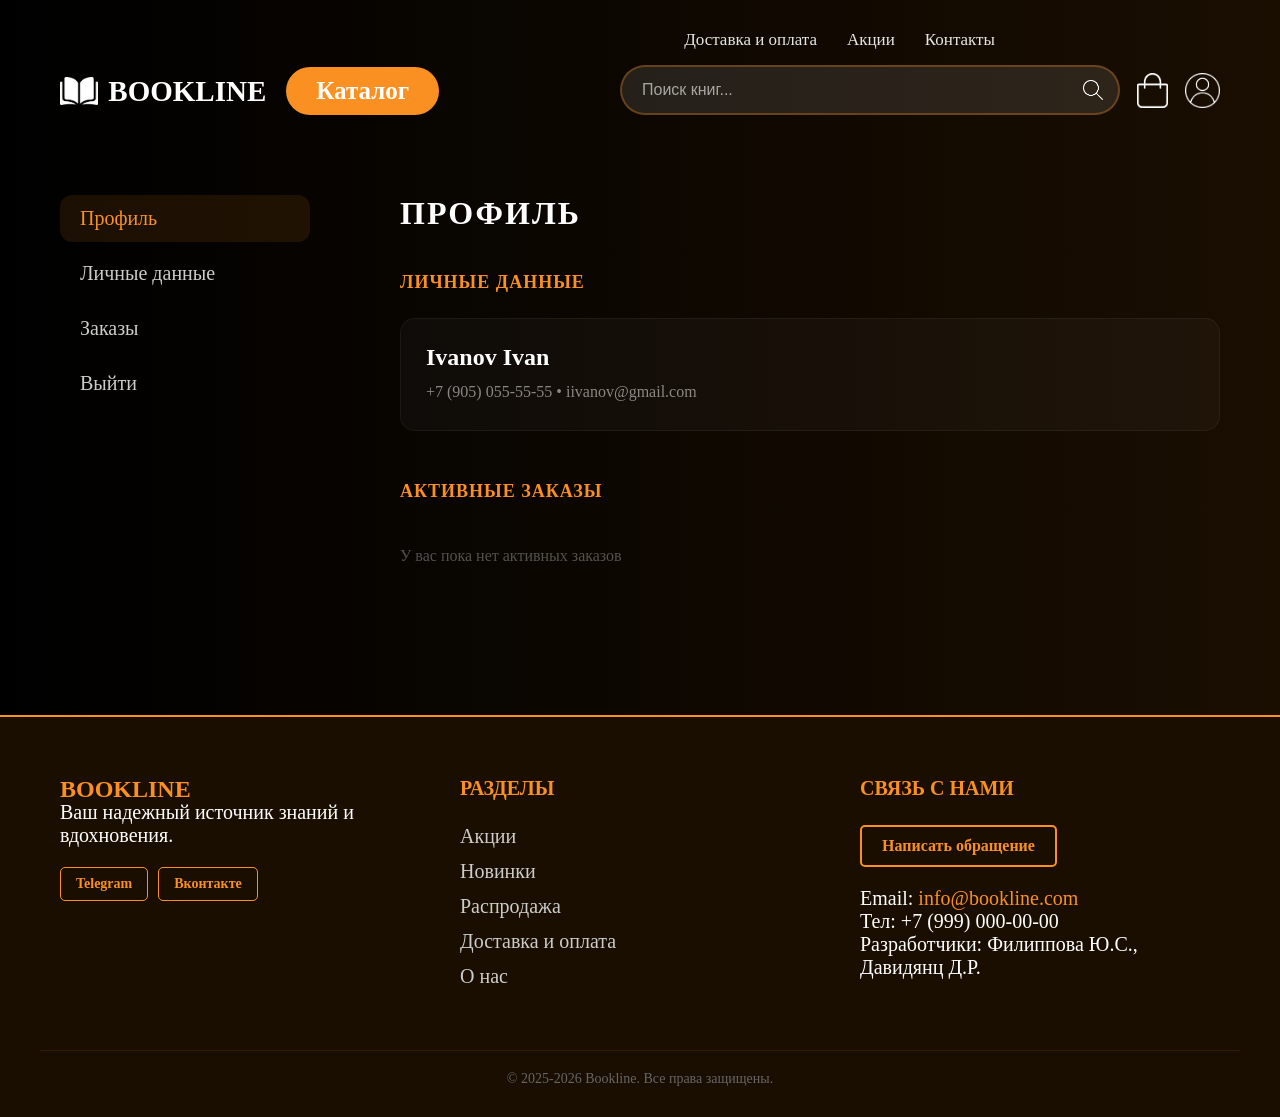
<file: account.html>
<!DOCTYPE html>
<html lang="en">
<head>
    <meta charset="UTF-8">
    <meta name="viewport" content="width=device-width, initial-scale=1.0">
    <title>Аккаунт | Bookline</title>
    <link rel="icon" href="images/favicon.png" type="image/png">
    <link rel="stylesheet" href="css/main.css">
    <link rel="stylesheet" href="css/account.css">
</head>
<body>
    <div class="wrapper">
    <header class="container">
            <div class="header-left">
                <div class="logo">
                    <a href="index.html" class="logo-link">
                        <div class="logo-image">
                            <img src="images/logo.png" alt="Logo">
                        </div>
                        <span class="name">Bookline</span>
                    </a>
                </div>

                <div class="catalog-wrapper">
                    <div class="catalog-btn">
                        <a href="catalog.html" id="catalogTrigger">Каталог</a>
                    </div>
                    <ul class="catalog-dropdown" id="catalogMenu">
                        <li><a href="category.html">Классика</a></li>
                        <li><a href="#">Саморазвитие</a></li>
                        <li><a href="#">Фантастика</a></li>
                        <li><a href="#">Детективы</a></li>
                        <li><a href="#">Психология</a></li>
                        <li><a href="#">Программирование</a></li>
                        <li><a href="#">Детские книги</a></li>
                    </ul>
                </div>
            </div>

            <nav>
                <div class="top-links">
                    <a href="delivery-payment.html">Доставка и оплата</a>
                    <a href="#">Акции</a>
                    <a href="contacts.html">Контакты</a>

                </div>
                <ul>
                    <li class="search-item">
                        <form class="search-form" action="#" method="get">
                            <input type="text" placeholder="Поиск книг..." class="search-input">
                            <button type="submit" class="search-btn">
                                <img src="images/search-icon.png" alt="Поиск">
                            </button>
                        </form>
                    </li>
                    <li class="icon-item">
                        <a href="cart.html">
                            <img src="images/basket-icon.png" alt="Корзина" class="nav-icon">
                        </a>
                    </li>
                    <li class="icon-item">
                        <a href="profile-registration.html">
                            <img src="images/profile-icon.png" alt="Личный кабинет" class="nav-icon">
                        </a>
                    </li>
                </ul>
            </nav>
        </header>

    <div class="account-page-wrapper">
    <main class="account-container container">
        <aside class="account-menu">
            <nav class="side-nav">
                <a href="#" class="nav-link active"><i class="fas fa-th-large"></i> Профиль</a>
                <a href="#" class="nav-link"><i class="fas fa-user"></i> Личные данные</a>
                <a href="#" class="nav-link"><i class="fas fa-box"></i> Заказы</a>
                <a href="#" class="nav-link logout-link"><i class="fas fa-sign-out-alt"></i> Выйти</a>
            </nav>
        </aside>

        <section class="account-main">
            <h1 class="page-title">ПРОФИЛЬ</h1>
            
            <div class="account-section">
                <h2 class="sub-title">ЛИЧНЫЕ ДАННЫЕ</h2>
                <div class="user-info-card">
                    <p class="user-fullname">Ivanov Ivan</p>
                    <p class="user-contacts">+7 (905) 055-55-55 • iivanov@gmail.com</p>
                </div>
            </div>

            <div class="account-section">
                <h2 class="sub-title">АКТИВНЫЕ ЗАКАЗЫ</h2>
                <p class="empty-state">У вас пока нет активных заказов</p>
            </div>
        </section>
    </main>
    <footer class="footer">
            <div class="footer-content container">
                <div class="footer-section">
                    <div class="logo">
                        <span class="name" style="color: #FA9021; font-weight: bold; font-size: 24px;">Bookline</span>
                    </div>
                    <p>Ваш надежный источник знаний и вдохновения.</p>
                    <div class="social-links">
                        <a href="#" class="social-btn tg">Telegram</a>
                        <a href="#" class="social-btn vk">Вконтакте</a>
                    </div>
                </div>
                <div class="footer-section">
                    <h4>Разделы</h4>
                    <ul>
                        <li><a href="#">Акции</a></li>
                        <li><a href="#">Новинки</a></li>
                        <li><a href="#">Распродажа</a></li>
                        <li><a href="delivery-payment.html">Доставка и оплата</a></li>
                        <li><a href="#">О нас</a></li>
                    </ul>
                </div>
                <div class="footer-section">
                    <h4>Связь с нами</h4>
                    <button type="button" id="writeUsBtn" class="contact-btn">Написать обращение</button>
                    <p>Email: <a href="mailto:info@bookline.com" style="color: #FA9021;">info@bookline.com</a></p>
                    <p>Тел: +7 (999) 000-00-00</p>
                    <p>Разработчики: Филиппова Ю.C., Давидянц Д.Р.</p>
                </div>
            </div>
            <div class="footer-bottom container">
                <p>© 2025-2026 Bookline. Все права защищены.</p>
            </div>
        </footer>
    </div>
    <div id="contactModal" class="modal-overlay">
        <div class="modal-content contact-modal">
            <button id="closeContact" class="close-modal-btn">&times;</button>

            <div class="form-content">
                <h2>Написать нам</h2>
                <p class="modal-subtitle">Есть вопросы или предложения? Мы всегда на связи!</p>
                <form id="contactForm">
                    <div class="form-group">
                        <label>Ваше имя</label>
                        <input type="text" id="contactName" placeholder="Иван Иванов" required>
                    </div>
                    <div class="form-group">
                        <label>Электронная почта</label>
                        <input type="email" id="contactEmail" placeholder="example@mail.com" required>
                    </div>
                    <div class="form-group">
                        <label>Сообщение</label>
                        <textarea id="contactMessage" rows="4" placeholder="Ваш текст..." required></textarea>
                    </div>
                    <div class="form-group checkbox-group">
                         <label class="checkbox-label">
                        <input type="checkbox" id="agreement" name="agreement">
                        <span>Я согласен на обработку персональных данных</span>
                    </label>
                    <span class="error-message" id="error-agreement"></span>
                    </div>
                    <button type="submit" class="submit-contact-btn">Отправить сообщение</button>
                </form>
            </div>

            <div class="success-content" style="display: none;">
                <div class="success-check-icon"></div>
                <h3 class="success-title">Спасибо за обращение!</h3>
                <p class="success-text">Мы получили ваш вопрос и свяжемся с вами в ближайшее время.</p>
                <button type="button" class="success-close-btn" id="closeSuccessBtn">Закрыть</button>
            </div>
        </div>
    </div>
    </div>
    <script src="js/script.js"></script>
</div>
</body>
</html>
</file>
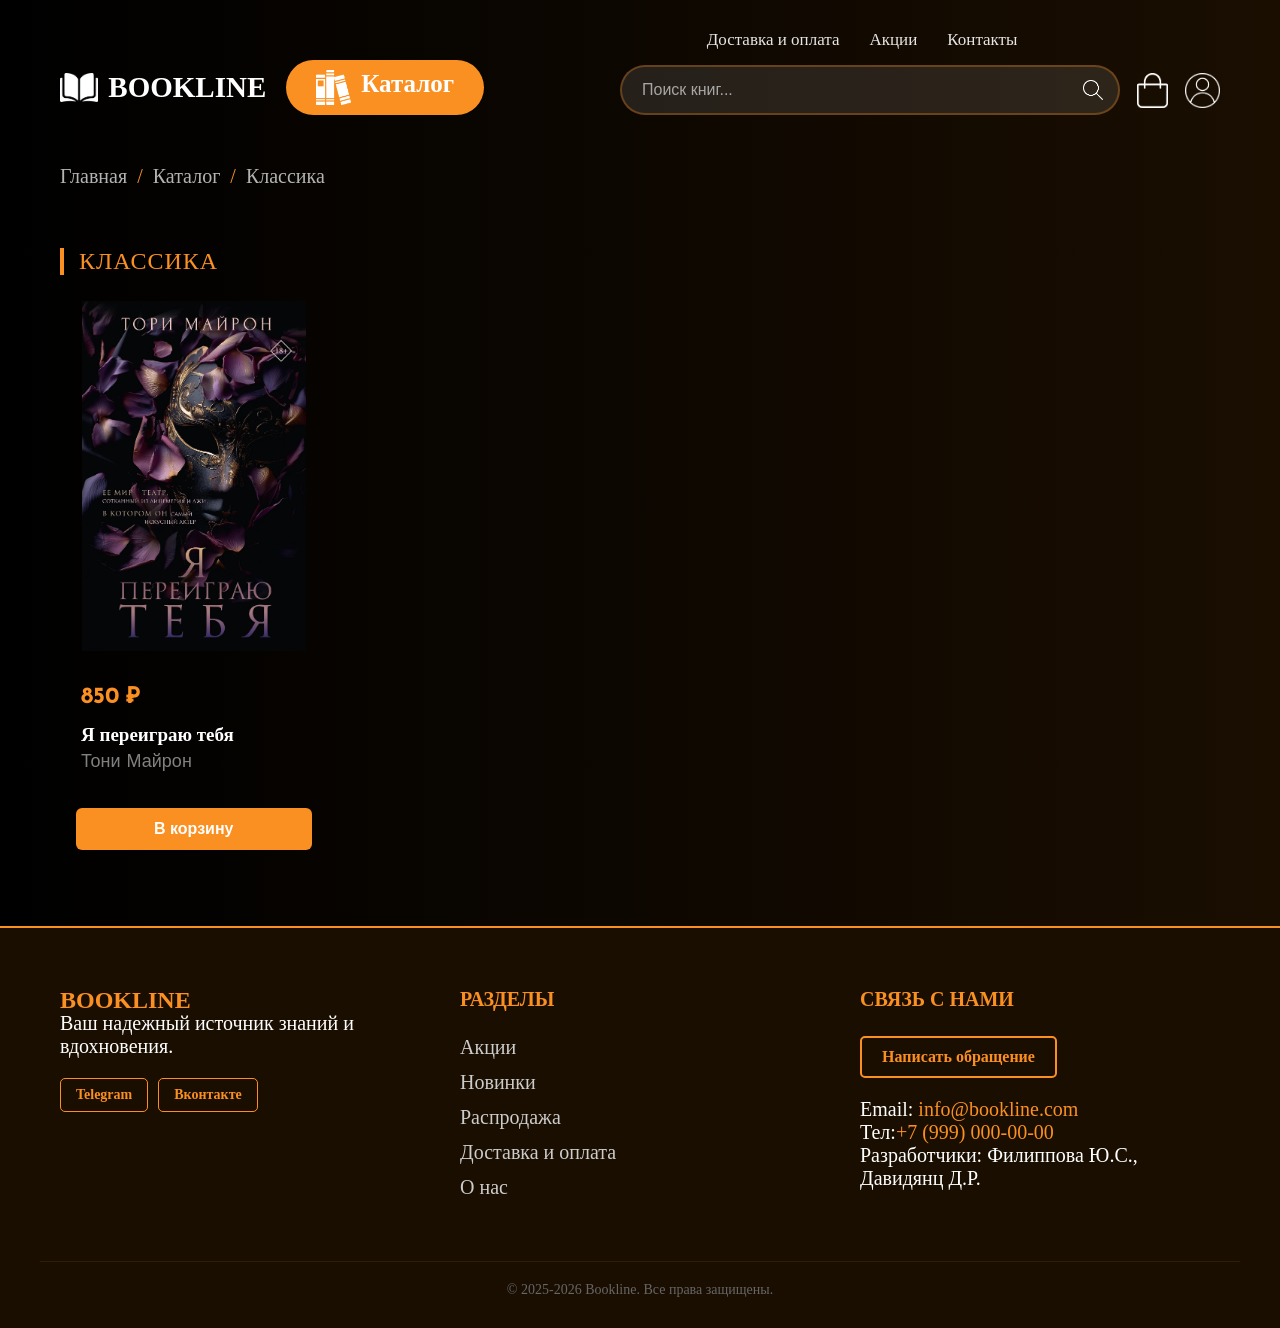
<file: category.html>
<!DOCTYPE html>
<html lang="en">

<head>
    <meta charset="UTF-8">
    <meta name="viewport" content="width=device-width, initial-scale=1.0">
    <link rel="stylesheet" href="css/main.css" type="text/css">
    <link rel="stylesheet" href="css/catalog.css" type="text/css">
    <link rel="icon" href="images/favicon.png" type="image/png">
    <title>Категория товаров</title>
</head>

<body>
    <div class="wrapper">
        <header class="container">
            <div class="header-left">
                <div class="logo">
                    <a href="index.html" class="logo-link">
                        <div class="logo-image">
                            <img src="images/logo.png" alt="Logo">
                        </div>
                        <span class="name">Bookline</span>
                    </a>
                </div>

                <div class="catalog-wrapper">
                    <div class="catalog-btn">
                        <a href="catalog.html" id="catalogTrigger" ><img src="images/catalog-icon.png" alt="Каталог" class="nav-icon">Каталог</a>
                    </div>
                    <ul class="catalog-dropdown" id="catalogMenu">
                        <li><a href="#">Классика</a></li>
                        <li><a href="#">Саморазвитие</a></li>
                        <li><a href="#">Фантастика</a></li>
                        <li><a href="#">Детективы</a></li>
                        <li><a href="#">Психология</a></li>
                        <li><a href="#">Программирование</a></li>
                        <li><a href="#">Детские книги</a></li>
                    </ul>
                </div>
            </div>

            <nav>
                <div class="top-links">
                    <a href="delivery-payment.html">Доставка и оплата</a>
                    <a href="#">Акции</a>
                    <a href="contacts.html">Контакты</a>

                </div>
                <ul>
                    <li class="search-item">
                        <form class="search-form" action="#" method="get">
                            <input type="text" placeholder="Поиск книг..." class="search-input">
                            <button type="submit" class="search-btn">
                                <img src="images/search-icon.png" alt="Поиск">
                            </button>
                        </form>
                    </li>
                    <li class="icon-item">
                        <a href="cart.html">
                            <img src="images/basket-icon.png" alt="Корзина" class="nav-icon">
                        </a>
                    </li>
                    <li class="icon-item">
                        <a href="profile-registration.html">
                            <img src="images/profile-icon.png" alt="Личный кабинет" class="nav-icon">
                        </a>
                    </li>
                </ul>
            </nav>
        </header>

        
            <main class="container category-page">
                <nav class="breadcrumbs">
                    <a href="index.html">Главная</a>
                    <span class="separator">/</span>
                    <a href="catalog.html">Каталог</a>
                    <span class="separator">/</span>
                    <span>Классика</span>
                </nav>

                <h2 class="category-title">Классика</h2>
                <div class="catalog-grid-system">
                    
                <div class="book-card">
                                <a href="product.html">
                                    <div class="book-image-container">
                                        <img src="images/1.jpeg" alt="Я переиграю тебя" class="book-image">
                                    </div>
                                </a>
                                <div class="book-info">
                                    <div class="price-tag">850 ₽</div>
                                    <a href="product.html"><span class="book-title">Я переиграю тебя</span></a>
                                    <p class="book-author">Тони Майрон</p>
                                </div>
                                <button class="add-to-cart-btn" data-id="book_1" data-title="Я переиграю тебя"
                                    data-author="Тони Майрон" data-price="850" data-image="images/1.jpeg">
                                    В корзину
                                </button>
                            </div>
                </div>
            </main>

            <footer class="footer">
                <div class="footer-content container">
                    <div class="footer-section">
                        <div class="logo">
                            <span class="name"
                                style="color: #FA9021; font-weight: bold; font-size: 24px;">Bookline</span>
                        </div>
                        <p>Ваш надежный источник знаний и вдохновения.</p>
                        <div class="social-links">
                            <a href="#" class="social-btn tg">Telegram</a>
                            <a href="#" class="social-btn vk">Вконтакте</a>
                        </div>
                    </div>
                    <div class="footer-section">
                        <h4>Разделы</h4>
                        <ul>
                            <li><a href="#">Акции</a></li>
                            <li><a href="#">Новинки</a></li>
                            <li><a href="#">Распродажа</a></li>
                            <li><a href="delivery-payment.html">Доставка и оплата</a></li>
                            <li><a href="#">О нас</a></li>
                        </ul>
                    </div>
                    <div class="footer-section">
                        <h4>Связь с нами</h4>
                        <button type="button" id="writeUsBtn" class="contact-btn">Написать обращение</button>
                        <p>Email: <a href="mailto:info@bookline.com" style="color: #FA9021;">info@bookline.com</a></p>
                        <p>Тел:<a href="tel:+7 (999) 000-00-00" style="color: #FA9021;">+7 (999) 000-00-00</a></p>
                        <p>Разработчики: Филиппова Ю.C., Давидянц Д.Р.</p>
                    </div>
                </div>
                <div class="footer-bottom container">
                    <p>© 2025-2026 Bookline. Все права защищены.</p>
                </div>
            </footer>
            <div id="contactModal" class="modal-overlay">
                <div class="modal-content contact-modal">
                    <button id="closeContact" class="close-modal-btn">&times;</button>

                    <div class="form-content">
                        <h2>Написать нам</h2>
                        <p class="modal-subtitle">Есть вопросы или предложения? Мы всегда на связи!</p>
                        <form id="contactForm">
                            <div class="form-group">
                                <label>Ваше имя</label>
                                <input type="text" id="contactName" placeholder="Иван Иванов" required>
                            </div>
                            <div class="form-group">
                                <label>Электронная почта</label>
                                <input type="email" id="contactEmail" placeholder="example@mail.com" required>
                            </div>
                            <div class="form-group">
                                <label>Сообщение</label>
                                <textarea id="contactMessage" rows="4" placeholder="Ваш текст..." required></textarea>
                            </div>
                            <button type="submit" class="submit-contact-btn">Отправить сообщение</button>
                        </form>
                    </div>

                    <div class="success-content" style="display: none;">
                        <div class="success-check-icon"></div>
                        <h3 class="success-title">Спасибо за обращение!</h3>
                        <p class="success-text">Мы получили ваш вопрос и свяжемся с вами в ближайшее время.</p>
                        <button type="button" class="success-close-btn" id="closeSuccessBtn">Закрыть</button>
                    </div>
                </div>
            </div>
    </div>
    <script src="js/script.js"></script>
</body>
</html>
</file>
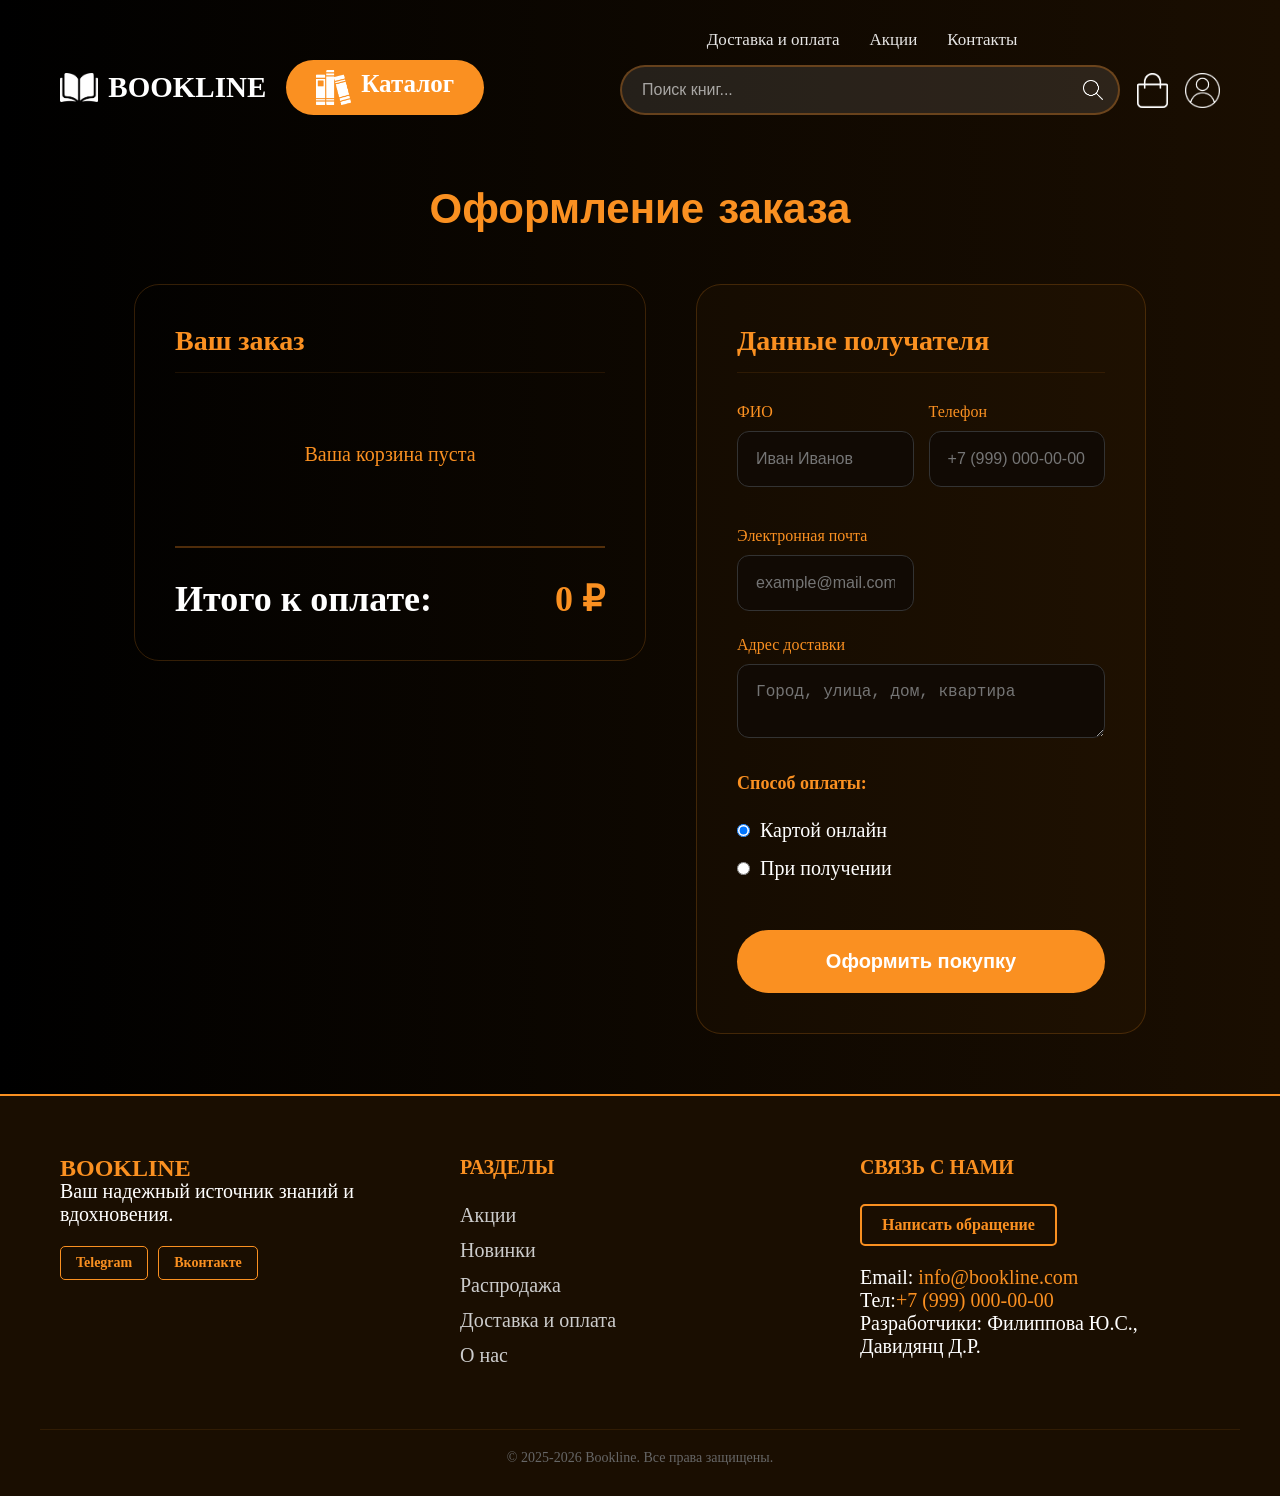
<file: checkout.html>
<!DOCTYPE html>
<html lang="ru">

<head>
    <meta charset="UTF-8">
    <meta name="viewport" content="width=device-width, initial-scale=1.0">
    <link rel="stylesheet" href="css/main.css" type="text/css">
    <link rel="stylesheet" href="css/checkout.css" type="text/css">
    <link rel="icon" href="images/favicon.png" type="image/png">
    <title>Оформление заказа | Bookline</title>
</head>

<body>
    <div class="wrapper">
        <header class="container">
            <div class="header-left">
                <div class="logo">
                    <a href="index.html" class="logo-link">
                        <div class="logo-image">
                            <img src="images/logo.png" alt="Logo">
                        </div>
                        <span class="name">Bookline</span>
                    </a>
                </div>

                <div class="catalog-wrapper">
                    <div class="catalog-btn">
                        <a href="catalog.html" id="catalogTrigger"><img src="images/catalog-icon.png" alt="Каталог" class="nav-icon">Каталог</a>
                    </div>
                    <ul class="catalog-dropdown" id="catalogMenu">
                        <li><a href="category.html">Классика</a></li>
                        <li><a href="#">Саморазвитие</a></li>
                        <li><a href="#">Фантастика</a></li>
                        <li><a href="#">Детективы</a></li>
                        <li><a href="#">Психология</a></li>
                        <li><a href="#">Программирование</a></li>
                        <li><a href="#">Детские книги</a></li>
                    </ul>
                </div>
            </div>

            <nav>
                <div class="top-links">
                    <a href="delivery-payment.html">Доставка и оплата</a>
                    <a href="#">Акции</a>
                    <a href="contacts.html">Контакты</a>

                </div>
                <ul>
                    <li class="search-item">
                        <form class="search-form" action="#" method="get">
                            <input type="text" placeholder="Поиск книг..." class="search-input">
                            <button type="submit" class="search-btn">
                                <img src="images/search-icon.png" alt="Поиск">
                            </button>
                        </form>
                    </li>
                    <li class="icon-item">
                        <a href="cart.html">
                            <img src="images/basket-icon.png" alt="Корзина" class="nav-icon">
                        </a>
                    </li>
                    <li class="icon-item">
                        <a href="profile-registration.html">
                            <img src="images/profile-icon.png" alt="Личный кабинет" class="nav-icon">
                        </a>
                    </li>
                </ul>
            </nav>
        </header>

        <main class="container main-content">
            <h2 class="page-title">Оформление заказа</h2>

            <div class="checkout-vertical-stack">
                <section class="checkout-form-section">
                    <h3>Данные получателя</h3>
                    <form id="orderForm">
                        <div class="form-row">
                            <div class="form-group">
                                <label>ФИО</label>
                                <input type="text" id="userName" placeholder="Иван Иванов" required>
                            </div>
                            <div class="form-group">
                                <label>Телефон</label>
                                <input type="tel" id="userPhone" placeholder="+7 (999) 000-00-00" required>
                            </div>
                            <div class="form-group">
                                <label>Электронная почта</label>
                                <input type="email" id="userEmail" placeholder="example@mail.com" required>
                            </div>
                        </div>
                        <div class="form-group">
                            <label>Адрес доставки</label>
                            <textarea id="userAddress" rows="2" placeholder="Город, улица, дом, квартира"
                                required></textarea>
                        </div>

                        <div class="payment-selection">
                            <span>Способ оплаты:</span>
                            <label><input type="radio" name="pay" value="online" checked> Картой онлайн</label>
                            <label><input type="radio" name="pay" value="cash"> При получении</label>
                        </div>


                        <button type="submit" class="submit-order-btn">Оформить покупку</button>
                    </form>
                </section>

                <section class="order-summary-wide">
                    <h3>Ваш заказ</h3>
                    <div id="checkout-items-list">
                    </div>
                    <div class="total-bar">
                        <div class="total-info">
                            <span class="total-label">Итого к оплате:</span>
                            <span id="checkout-total">0 ₽</span>
                        </div>
                    </div>
                </section>
            </div>
        </main>

        <footer class="footer">
            <div class="footer-content container">
                <div class="footer-section">
                    <div class="logo">
                        <span class="name" style="color: #FA9021; font-weight: bold; font-size: 24px;">Bookline</span>
                    </div>
                    <p>Ваш надежный источник знаний и вдохновения.</p>
                    <div class="social-links">
                        <a href="#" class="social-btn tg">Telegram</a>
                        <a href="#" class="social-btn vk">Вконтакте</a>
                    </div>
                </div>
                <div class="footer-section">
                    <h4>Разделы</h4>
                    <ul>
                        <li><a href="#">Акции</a></li>
                        <li><a href="#">Новинки</a></li>
                        <li><a href="#">Распродажа</a></li>
                        <li><a href="#">Доставка и оплата</a></li>
                        <li><a href="#">О нас</a></li>
                    </ul>
                </div>
                <div class="footer-section">
                    <h4>Связь с нами</h4>
                    <button type="button" id="writeUsBtn" class="contact-btn">Написать обращение</button>
                    <p>Email: <a href="mailto:info@bookline.com" style="color: #FA9021;">info@bookline.com</a></p>
                    <p>Тел:<a href="tel:+79990000000" style="color: #FA9021;">+7 (999) 000-00-00</a></p>
                    <p>Разработчики: Филиппова Ю.C., Давидянц Д.Р.</p>
                </div>
            </div>
            <div class="footer-bottom container">
                <p>© 2025-2026 Bookline. Все права защищены.</p>
            </div>
        </footer>
    </div>
    <div id="thanksModal" class="modal-overlay">
        <div class="modal-content">
            <div class="success-icon">✓</div>
            <h2>Спасибо за заказ!</h2>
            <p>Ваш заказ успешно оформлен. Мы свяжемся с вами в ближайшее время для уточнения деталей доставки.</p>
            <button id="closeModal" class="modal-btn">Вернуться на главную</button>
        </div>
    </div>
    <div id="contactModal" class="modal-overlay">
        <div class="modal-content contact-modal">
            <button id="closeContact" class="close-modal-btn">&times;</button>

            <div class="form-content">
                <h2>Написать нам</h2>
                <p class="modal-subtitle">Есть вопросы или предложения? Мы всегда на связи!</p>
                <form id="contactForm">
                    <div class="form-group">
                        <label>Ваше имя</label>
                        <input type="text" id="contactName" placeholder="Иван Иванов" required>
                    </div>
                    <div class="form-group">
                        <label>Электронная почта</label>
                        <input type="email" id="contactEmail" placeholder="example@mail.com" required>
                    </div>
                    <div class="form-group">
                        <label>Сообщение</label>
                        <textarea id="contactMessage" rows="4" placeholder="Ваш текст..." required></textarea>
                    </div>
                    <button type="submit" class="submit-contact-btn">Отправить сообщение</button>
                </form>
            </div>

            <div class="success-content" style="display: none;">
                <div class="success-check-icon"></div>
                <h3 class="success-title">Спасибо за обращение!</h3>
                <p class="success-text">Мы получили ваш вопрос и свяжемся с вами в ближайшее время.</p>
                <button type="button" class="success-close-btn" id="closeSuccessBtn">Закрыть</button>
            </div>
        </div>
    </div>
    <script src="js/script.js"></script>
    <script src="js/checkout.js"></script>
</body>

</html>
</file>
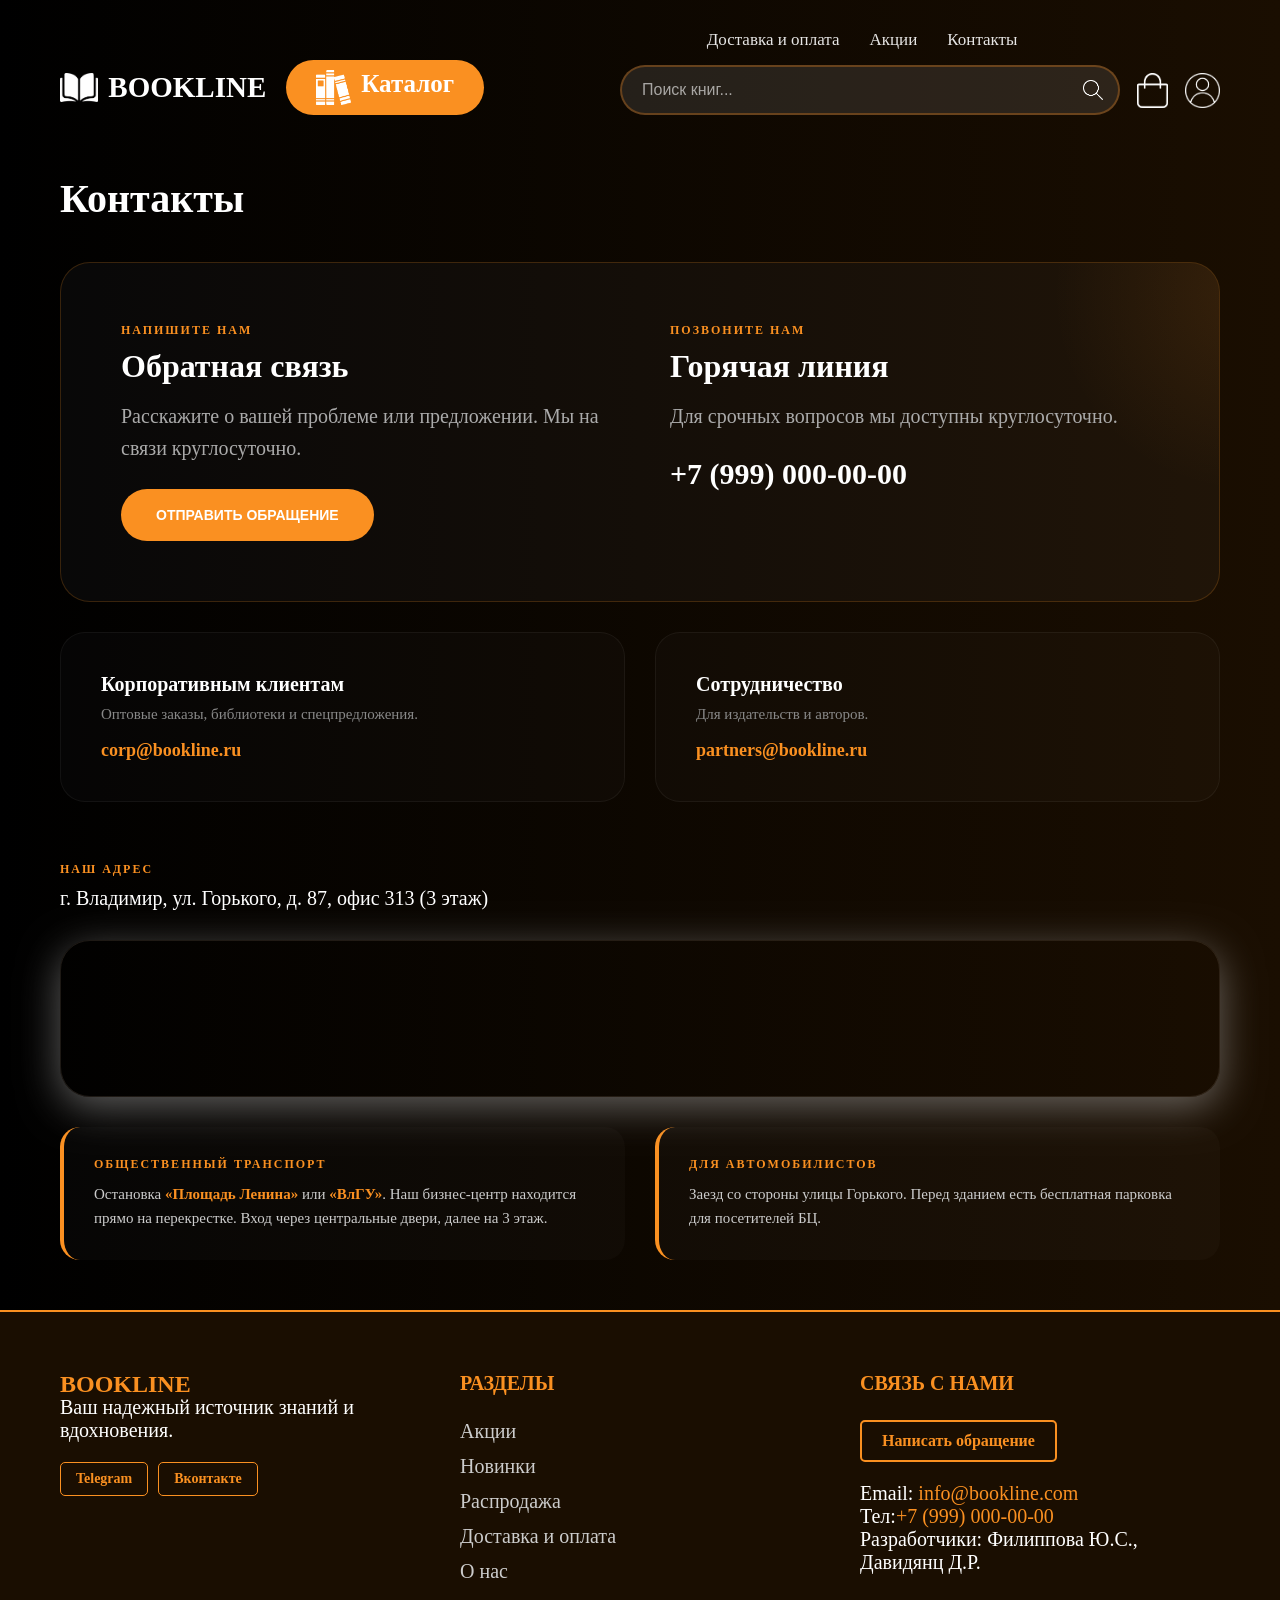
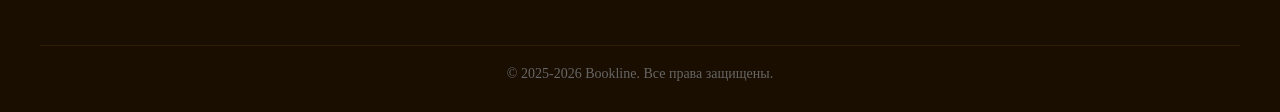
<file: contacts.html>
<!DOCTYPE html>
<html lang="en">

<head>
    <meta charset="UTF-8">
    <meta name="viewport" content="width=device-width, initial-scale=1.0">
    <link rel="stylesheet" href="css/main.css" type="text/css">
    <link rel="stylesheet" href="css/contacts.css" type="text/css">
    <link rel="icon" href="images/favicon.png" type="image/png">
    <title>Контакты | Bookline</title>
</head>

<body>
    <div class="wrapper">
        <header class="container">
            <div class="header-left">
                <div class="logo">
                    <a href="index.html" class="logo-link">
                        <div class="logo-image">
                            <img src="images/logo.png" alt="Logo">
                        </div>
                        <span class="name">Bookline</span>
                    </a>
                </div>

                <div class="catalog-wrapper">
                    <div class="catalog-btn">
                        <a href="catalog.html" id="catalogTrigger"><img src="images/catalog-icon.png" alt="Каталог" class="nav-icon">Каталог</a>
                    </div>
                    <ul class="catalog-dropdown" id="catalogMenu">
                        <li><a href="category.html">Классика</a></li>
                        <li><a href="#">Саморазвитие</a></li>
                        <li><a href="#">Фантастика</a></li>
                        <li><a href="#">Детективы</a></li>
                        <li><a href="#">Психология</a></li>
                        <li><a href="#">Программирование</a></li>
                        <li><a href="#">Детские книги</a></li>
                    </ul>
                </div>
            </div>

            <nav>
                <div class="top-links">
                    <a href="delivery-payment.html">Доставка и оплата</a>
                    <a href="#">Акции</a>
                    <a href="">Контакты</a>

                </div>
                <ul>
                    <li class="search-item">
                        <form class="search-form" action="#" method="get">
                            <input type="text" placeholder="Поиск книг..." class="search-input">
                            <button type="submit" class="search-btn">
                                <img src="images/search-icon.png" alt="Поиск">
                            </button>
                        </form>
                    </li>
                    <li class="icon-item">
                        <a href="cart.html">
                            <img src="images/basket-icon.png" alt="Корзина" class="nav-icon">
                        </a>
                    </li>
                    <li class="icon-item">
                        <a href="profile-registration.html">
                            <img src="images/profile-icon.png" alt="Личный кабинет" class="nav-icon">
                        </a>
                    </li>
                </ul>
            </nav>
        </header>
        <main class="container contact-page">
            <h1 class="page-title">Контакты</h1>

            <div class="contact-grid">
                <div class="contact-card-main">
                    <div class="contact-info-group">
                        <div class="method-item">
                            <span class="method-label">Напишите нам</span>
                            <h3>Обратная связь</h3>
                            <p>Расскажите о вашей проблеме или предложении. Мы на связи круглосуточно.</p>
                            <button class="contact-action-btn" id="contactActionBtn">Отправить обращение</button>
                        </div>

                        <div class="method-item">
                            <span class="method-label">Позвоните нам</span>
                            <h3>Горячая линия</h3>
                            <p>Для срочных вопросов мы доступны круглосуточно.</p>
                            <a href="tel:+74954248444" class="contact-phone">+7 (999) 000-00-00</a>
                        </div>
                    </div>
                </div>

                <div class="contact-card-secondary">
                    <div class="secondary-item">
                        <h4>Корпоративным клиентам</h4>
                        <p>Оптовые заказы, библиотеки и спецпредложения.</p>
                        <a href="mailto:corp@bookline.ru" class="contact-email">corp@bookline.ru</a>
                    </div>
                    <div class="secondary-item">
                        <h4>Сотрудничество</h4>
                        <p>Для издательств и авторов.</p>
                        <a href="mailto:partners@bookline.ru" class="contact-email">partners@bookline.ru</a>
                    </div>
                </div>
            </div>
            <div class="map-section">
                <div class="map-header">
                    <span class="method-label">Наш адрес</span>
                    <p class="address-text">г. Владимир, ул. Горького, д. 87, офис 313 (3 этаж)</p>
                </div>

                <div class="map-container">
                    <iframe
                        src="https://yandex.ru/map-widget/v1/?ll=40.375545%2C56.150410&mode=search&ol=geo&ouri=ymapsbm1%3A%2F%2Fgeo%3Fdata%3DCgg1NjY2MzE4MBJC0KDQvtGB0YHQuNGPLCDQktC70LDQtNC40LzQuNGALCDRg9C70LjRhtCwINCT0L7RgNGM0LrQvtCz0L4sIDg3IgoNd89VQhVvS1xC&z=17"
                        allowfullscreen style="width: 100%; border: 0; position: relative;" ></iframe>
                </div>

                <div class="route-info">
                    <div class="route-item">
                        <span class="method-label">Общественный транспорт</span>
                        <p>Остановка <strong>«Площадь Ленина»</strong> или <strong>«ВлГУ»</strong>. Наш бизнес-центр
                            находится прямо на перекрестке. Вход через центральные двери, далее на 3 этаж.</p>
                    </div>
                    <div class="route-item">
                        <span class="method-label">Для автомобилистов</span>
                        <p>Заезд со стороны улицы Горького. Перед зданием есть бесплатная парковка для посетителей БЦ.
                        </p>
                    </div>
                </div>
            </div>
        </main>

        <footer class="footer">
            <div class="footer-content container">
                <div class="footer-section">
                    <div class="logo">
                        <span class="name" style="color: #FA9021; font-weight: bold; font-size: 24px;">Bookline</span>
                    </div>
                    <p>Ваш надежный источник знаний и вдохновения.</p>
                    <div class="social-links">
                        <a href="#" class="social-btn tg">Telegram</a>
                        <a href="#" class="social-btn vk">Вконтакте</a>
                    </div>
                </div>
                <div class="footer-section">
                    <h4>Разделы</h4>
                    <ul>
                        <li><a href="#">Акции</a></li>
                        <li><a href="#">Новинки</a></li>
                        <li><a href="#">Распродажа</a></li>
                        <li><a href="delivery-payment.html">Доставка и оплата</a></li>
                        <li><a href="#">О нас</a></li>
                    </ul>
                </div>
                <div class="footer-section">
                    <h4>Связь с нами</h4>
                    <button type="button" id="writeUsBtn" class="contact-btn">Написать обращение</button>
                    <p>Email: <a href="mailto:info@bookline.com" style="color: #FA9021;">info@bookline.com</a></p>
                    <p>Тел:<a href="tel:+7 (999) 000-00-00" style="color: #FA9021;">+7 (999) 000-00-00</a></p>
                    <p>Разработчики: Филиппова Ю.C., Давидянц Д.Р.</p>
                </div>
            </div>
            <div class="footer-bottom container">
                <p>© 2025-2026 Bookline. Все права защищены.</p>
            </div>
        </footer>
        </div>
        <div id="contactModal" class="modal-overlay">
            <div class="modal-content contact-modal">
                <button id="closeContact" class="close-modal-btn">&times;</button>

                <div class="form-content">
                    <h2>Написать нам</h2>
                    <p class="modal-subtitle">Есть вопросы или предложения? Мы всегда на связи!</p>
                    <form id="contactForm">
                        <div class="form-group">
                            <label>Ваше имя</label>
                            <input type="text" id="contactName" placeholder="Иван Иванов" required>
                        </div>
                        <div class="form-group">
                            <label>Электронная почта</label>
                            <input type="email" id="contactEmail" placeholder="example@mail.com" required>
                        </div>
                        <div class="form-group">
                            <label>Сообщение</label>
                            <textarea id="contactMessage" rows="4" placeholder="Ваш текст..." required></textarea>
                        </div>
                        <button type="submit" class="submit-contact-btn">Отправить сообщение</button>
                    </form>
                </div>

                <div class="success-content" style="display: none;">
                    <div class="success-check-icon"></div>
                    <h3 class="success-title">Спасибо за обращение!</h3>
                    <p class="success-text">Мы получили ваш вопрос и свяжемся с вами в ближайшее время.</p>
                    <button type="button" class="success-close-btn" id="closeSuccessBtn">Закрыть</button>
                </div>
            </div>
        </div>
        <script src="js/script.js"></script>
</body>

</html>
</file>
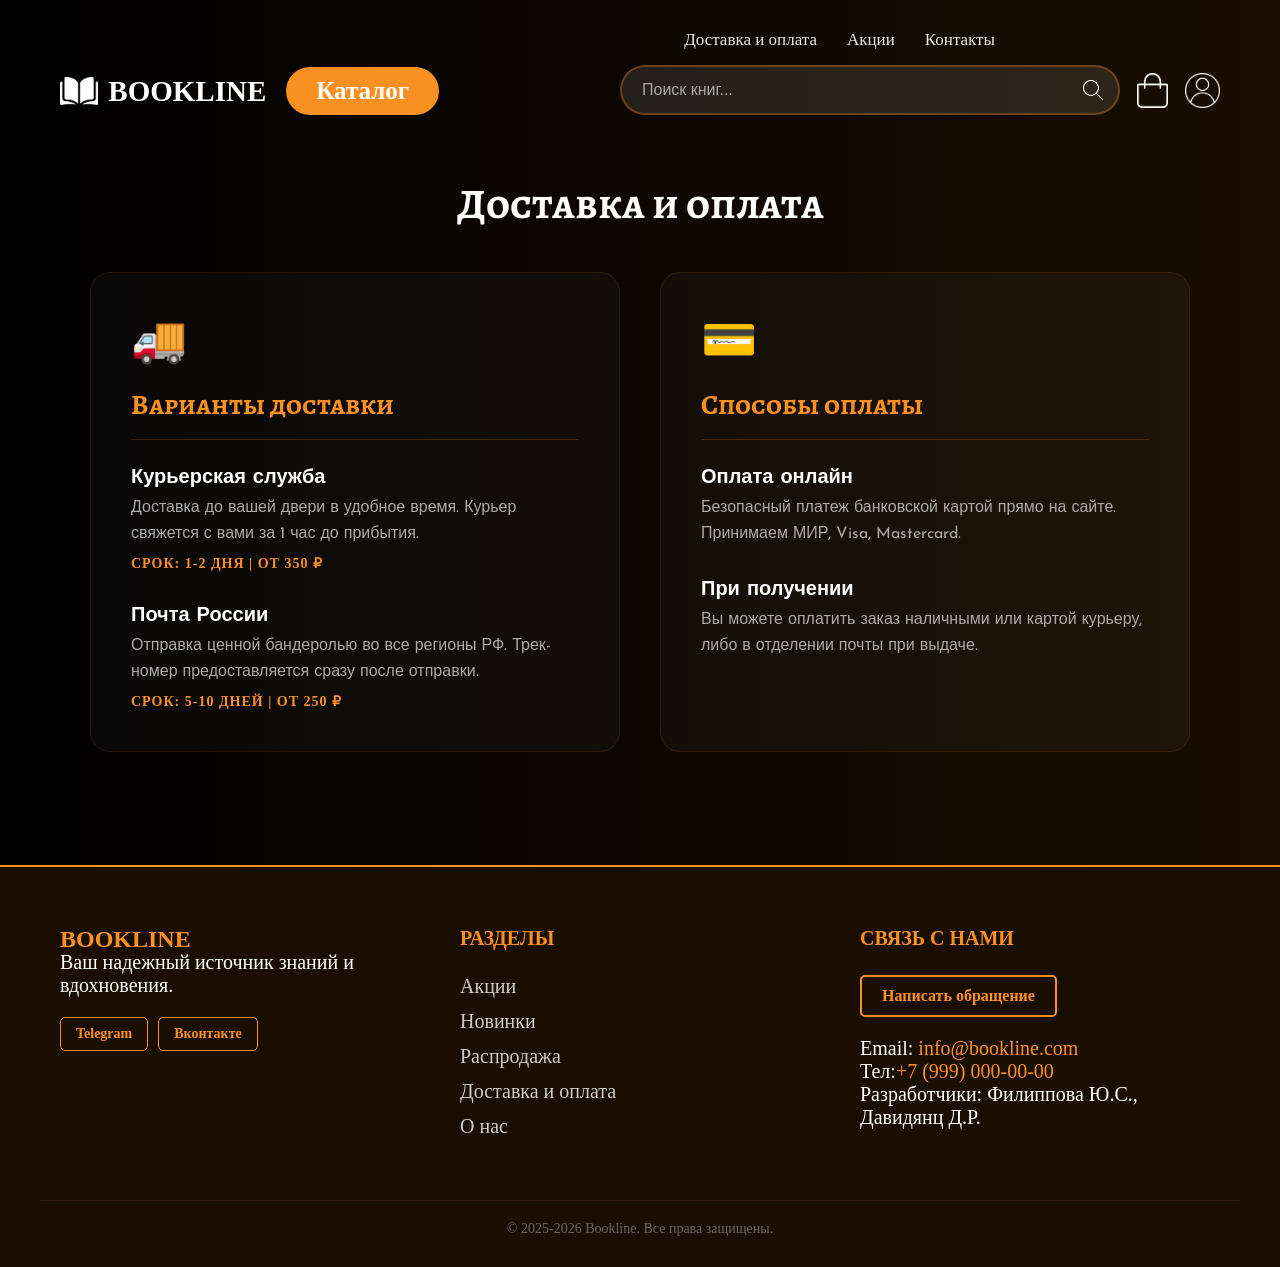
<file: delivery-payment.html>
<!DOCTYPE html>
<html lang="ru">

<head>
    <meta charset="UTF-8">
    <meta name="viewport" content="width=device-width, initial-scale=1.0">
    <title>Доставка и оплата | Bookline</title>
    <link rel="stylesheet" href="css/main.css">
    <link rel="stylesheet" href="css/devivery-payment.css">

</head>

<body>
    <div class="wrapper">
        <header class="container">
            <div class="header-left">
                <div class="logo">
                    <a href="index.html" class="logo-link">
                        <div class="logo-image">
                            <img src="images/logo.png" alt="Logo">
                        </div>
                        <span class="name">Bookline</span>
                    </a>
                </div>

                <div class="catalog-wrapper">
                    <div class="catalog-btn">
                        <a href="catalog.html" id="catalogTrigger">Каталог</a>
                    </div>
                    <ul class="catalog-dropdown" id="catalogMenu">
                        <li><a href="category.html">Классика</a></li>
                        <li><a href="#">Саморазвитие</a></li>
                        <li><a href="#">Фантастика</a></li>
                        <li><a href="#">Детективы</a></li>
                        <li><a href="#">Психология</a></li>
                        <li><a href="#">Программирование</a></li>
                        <li><a href="#">Детские книги</a></li>
                    </ul>
                </div>
            </div>

            <nav>
                <div class="top-links">
                    <a href="#">Доставка и оплата</a>
                    <a href="#">Акции</a>
                    <a href="contacts.html">Контакты</a>
                </div>
                <ul>
                    <li class="search-item">
                        <form class="search-form" action="#" method="get">
                            <input type="text" placeholder="Поиск книг..." class="search-input">
                            <button type="submit" class="search-btn">
                                <img src="images/search-icon.png" alt="Поиск">
                            </button>
                        </form>
                    </li>
                    <li class="icon-item">
                        <a href="cart.html">
                            <img src="images/basket-icon.png" alt="Корзина" class="nav-icon">
                        </a>
                    </li>
                    <li class="icon-item">
                        <a href="profile.html">
                            <img src="images/profile-icon.png" alt="Личный кабинет" class="nav-icon">
                        </a>
                    </li>
                </ul>
            </nav>
        </header>

        <main class="container delivery-container">
            <h1 class="info-title">Доставка и оплата</h1>

            <div class="info-grid">
                <section class="info-card">
                    <span class="card-icon">🚚</span>
                    <h3>Варианты доставки</h3>

                    <div class="method-item">
                        <h4>Курьерская служба</h4>
                        <p>Доставка до вашей двери в удобное время. Курьер свяжется с вами за 1 час до прибытия.</p>
                        <span class="price-tag-delivery">Срок: 1-2 дня | от 350 ₽</span>
                    </div>

                    <div class="method-item">
                        <h4>Почта России</h4>
                        <p>Отправка ценной бандеролью во все регионы РФ. Трек-номер предоставляется сразу после
                            отправки.</p>
                        <span class="price-tag-delivery">Срок: 5-10 дней | от 250 ₽</span>
                    </div>
                </section>

                <section class="info-card">
                    <span class="card-icon">💳</span>
                    <h3>Способы оплаты</h3>

                    <div class="method-item">
                        <h4>Оплата онлайн</h4>
                        <p>Безопасный платеж банковской картой прямо на сайте. Принимаем МИР, Visa, Mastercard.</p>
                    </div>

                    <div class="method-item">
                        <h4>При получении</h4>
                        <p>Вы можете оплатить заказ наличными или картой курьеру, либо в отделении почты при выдаче.</p>
                    </div>
                </section>
            </div>
        </main>

        <footer class="footer">
            <div class="footer-content container">
                <div class="footer-section">
                    <div class="logo">
                        <span class="name" style="color: #FA9021; font-weight: bold; font-size: 24px;">Bookline</span>
                    </div>
                    <p>Ваш надежный источник знаний и вдохновения.</p>
                    <div class="social-links">
                        <a href="#" class="social-btn tg">Telegram</a>
                        <a href="#" class="social-btn vk">Вконтакте</a>
                    </div>
                </div>
                <div class="footer-section">
                    <h4>Разделы</h4>
                    <ul>
                        <li><a href="#">Акции</a></li>
                        <li><a href="#">Новинки</a></li>
                        <li><a href="#">Распродажа</a></li>
                        <li><a href="#">Доставка и оплата</a></li>
                        <li><a href="#">О нас</a></li>
                    </ul>
                </div>
                <div class="footer-section">
                    <h4>Связь с нами</h4>
                    <button type="button" id="writeUsBtn" class="contact-btn">Написать обращение</button>
                    <p>Email: <a href="mailto:info@bookline.com" style="color: #FA9021;">info@bookline.com</a></p>
                    <p>Тел:<a href="tel:+79990000000" style="color: #FA9021;">+7 (999) 000-00-00</a></p>
                    <p>Разработчики: Филиппова Ю.C., Давидянц Д.Р.</p>
                </div>
            </div>
            <div class="footer-bottom container">
                <p>© 2025-2026 Bookline. Все права защищены.</p>
            </div>
        </footer>
    </div>
    <div id="contactModal" class="modal-overlay">
        <div class="modal-content contact-modal">
            <button id="closeContact" class="close-modal-btn">&times;</button>

            <div class="form-content">
                <h2>Написать нам</h2>
                <p class="modal-subtitle">Есть вопросы или предложения? Мы всегда на связи!</p>
                <form id="contactForm">
                    <div class="form-group">
                        <label>Ваше имя</label>
                        <input type="text" id="contactName" placeholder="Иван Иванов" required>
                    </div>
                    <div class="form-group">
                        <label>Электронная почта</label>
                        <input type="email" id="contactEmail" placeholder="example@mail.com" required>
                    </div>
                    <div class="form-group">
                        <label>Сообщение</label>
                        <textarea id="contactMessage" rows="4" placeholder="Ваш текст..." required></textarea>
                    </div>
                    <button type="submit" class="submit-contact-btn">Отправить сообщение</button>
                </form>
            </div>

            <div class="success-content" style="display: none;">
                <div class="success-check-icon"></div>
                <h3 class="success-title">Спасибо за обращение!</h3>
                <p class="success-text">Мы получили ваш вопрос и свяжемся с вами в ближайшее время.</p>
                <button type="button" class="success-close-btn" id="closeSuccessBtn">Закрыть</button>
            </div>
        </div>
    </div>
    <script src="js/script.js"></script>
</body>

</html>
</file>
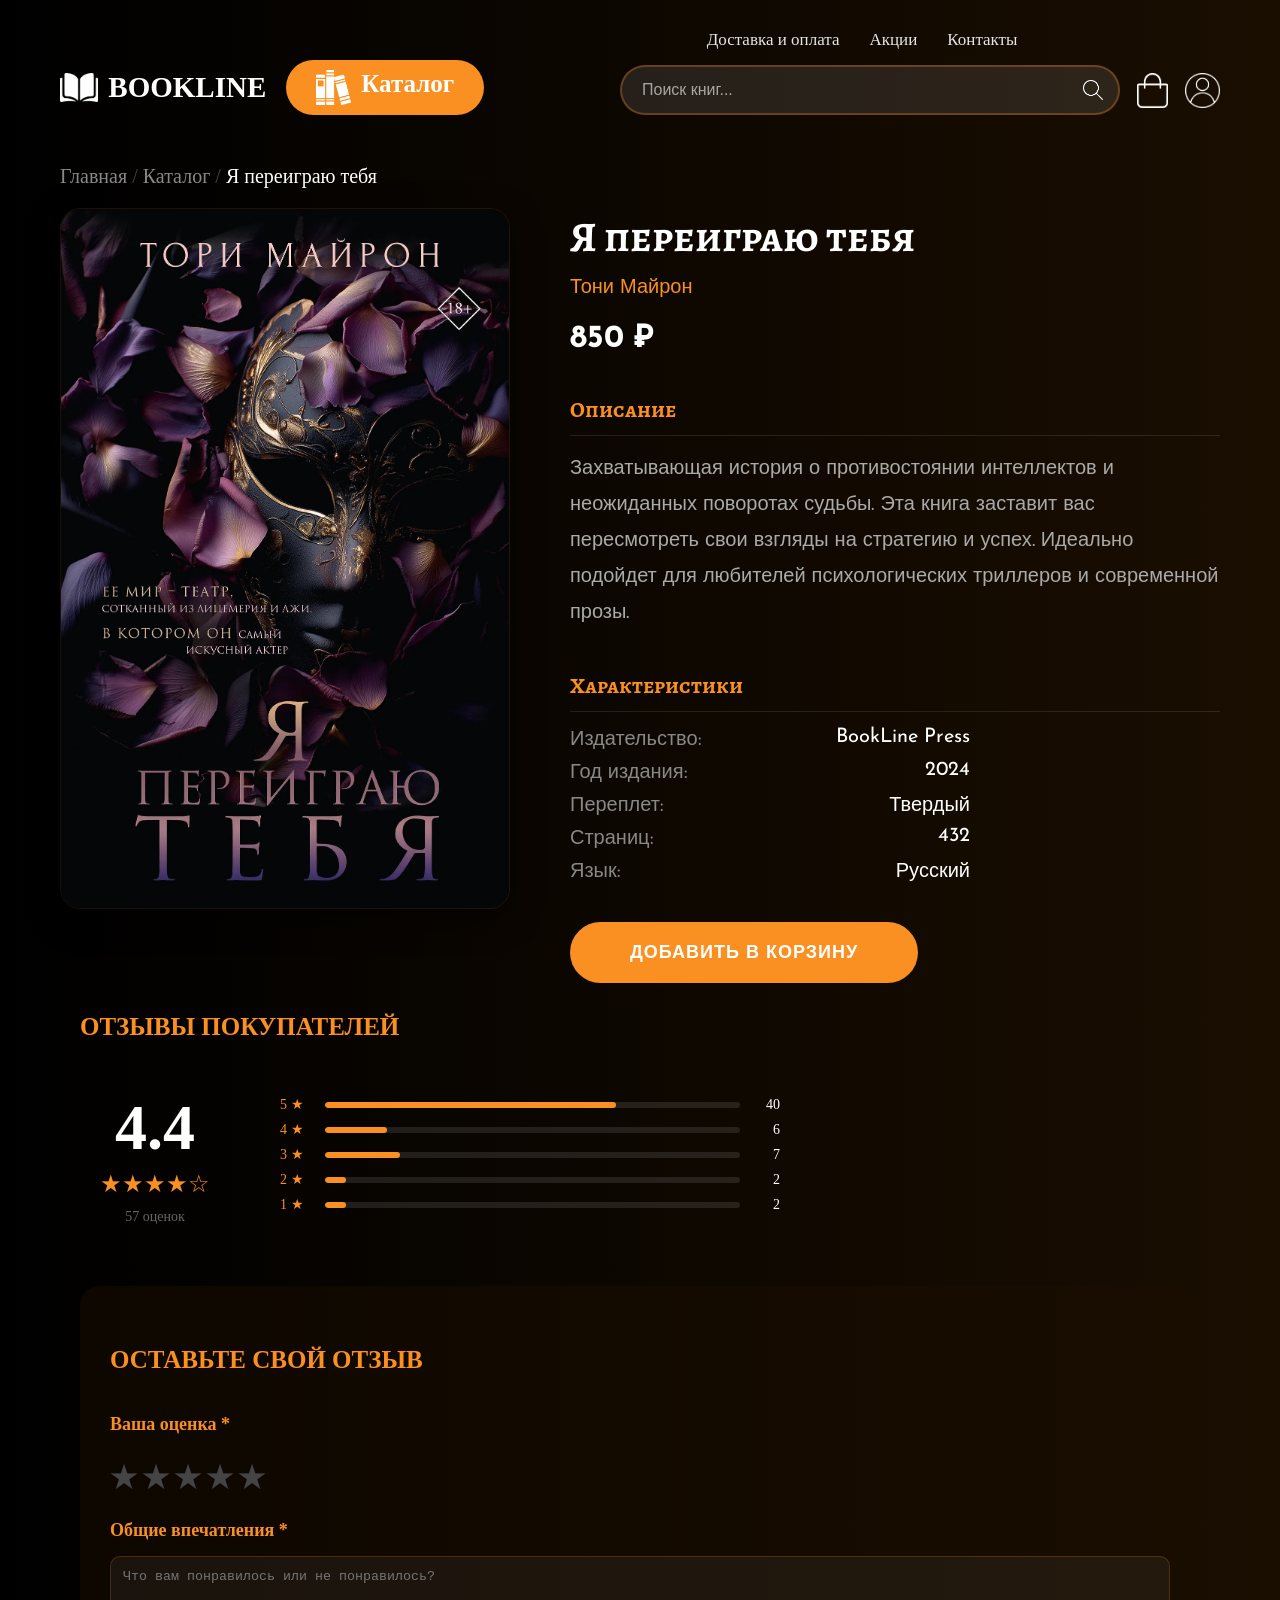
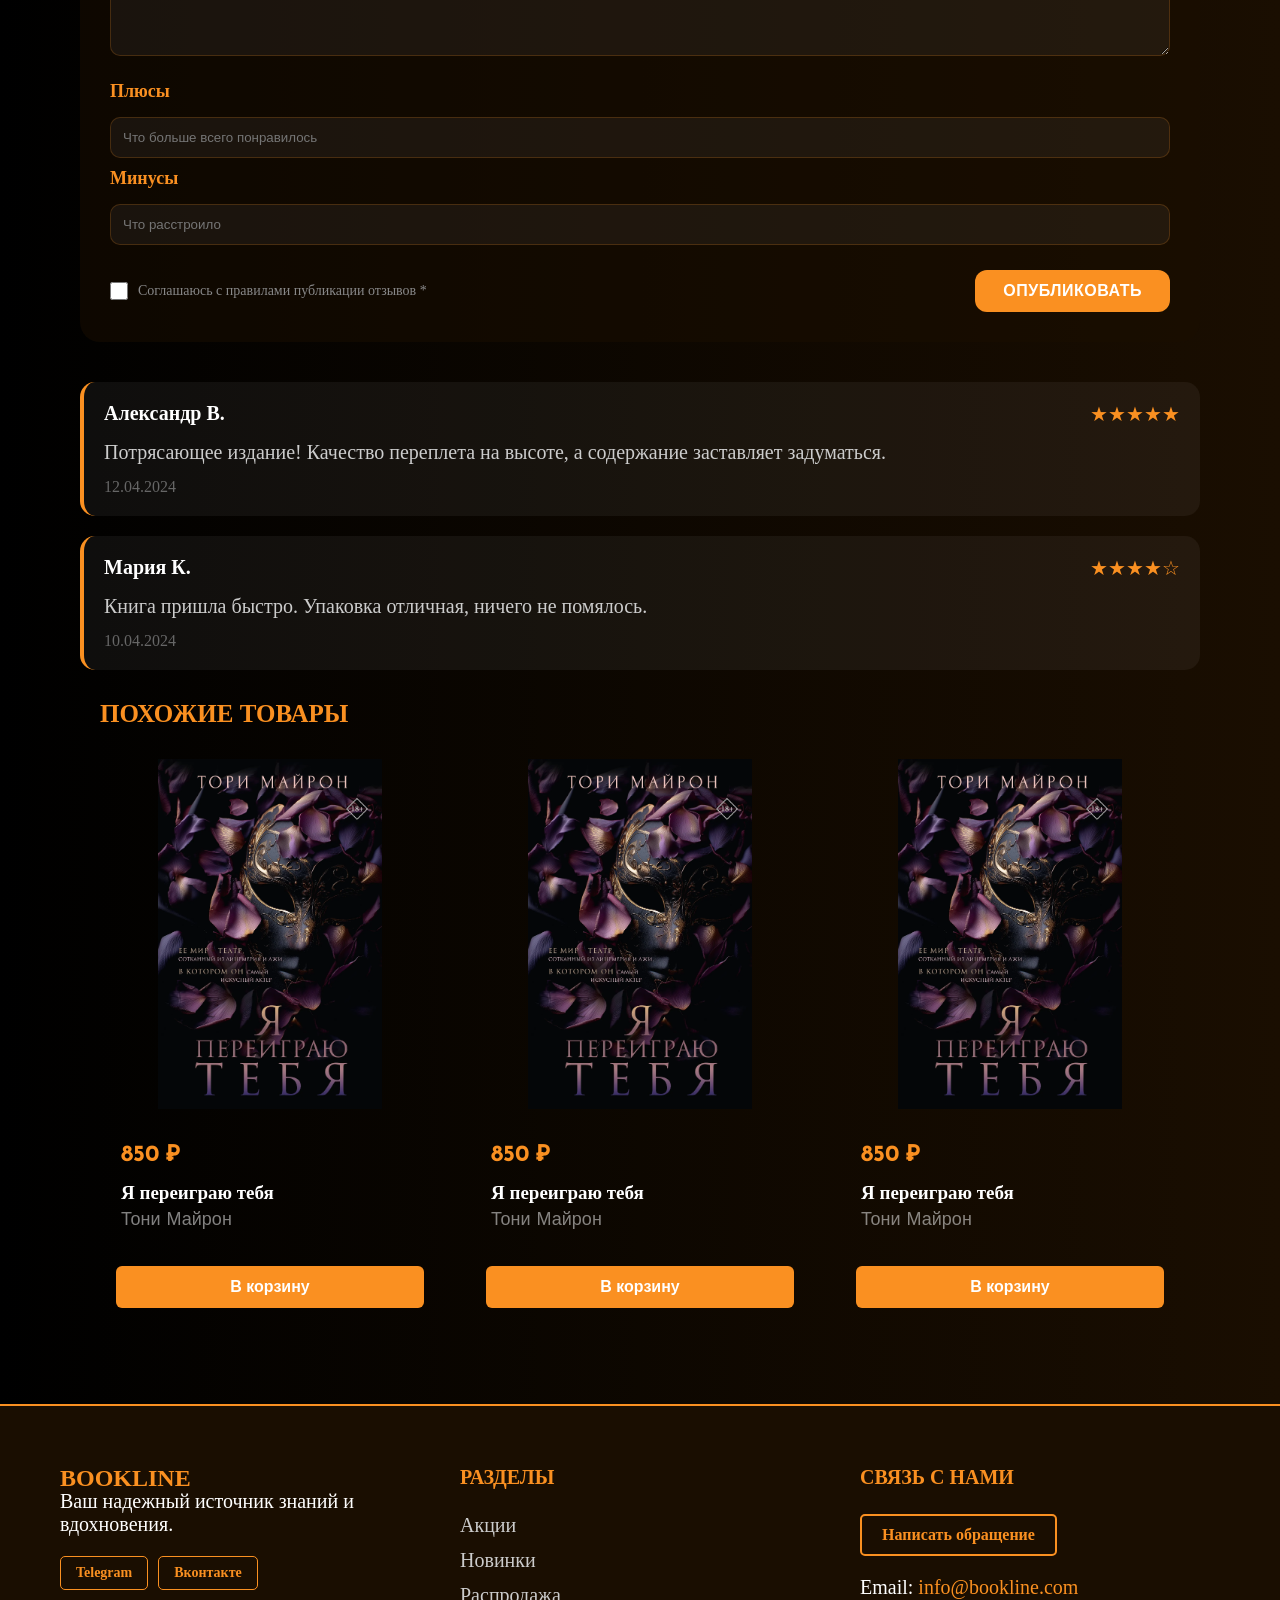
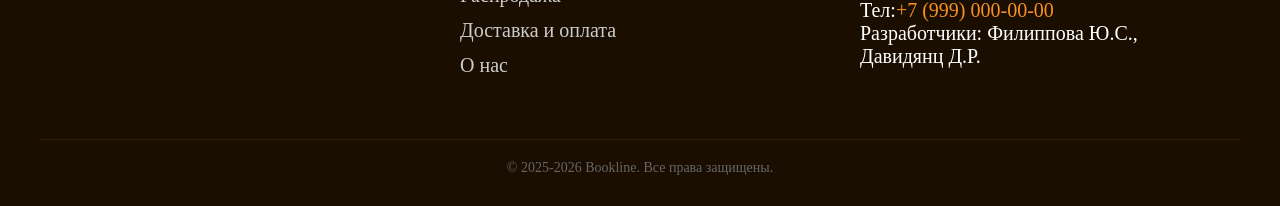
<file: product.html>
<!DOCTYPE html>
<html lang="ru">

<head>
    <meta charset="UTF-8">
    <meta name="viewport" content="width=device-width, initial-scale=1.0">
    <title>Купить книгу | Bookline</title>
    <link rel="stylesheet" href="css/main.css">
    <link rel="stylesheet" href="css/product.css">
</head>

<body>
    <div class="wrapper">
        <header class="container">
            <div class="header-left">
                <div class="logo">
                    <a href="index.html" class="logo-link">
                        <div class="logo-image">
                            <img src="images/logo.png" alt="Logo">
                        </div>
                        <span class="name">Bookline</span>
                    </a>
                </div>

                <div class="catalog-wrapper">
                    <div class="catalog-btn">
                        <a href="catalog.html" id="catalogTrigger"><img src="images/catalog-icon.png" alt="Каталог" class="nav-icon">Каталог</a>
                    </div>
                    <ul class="catalog-dropdown" id="catalogMenu">
                        <li><a href="category.html">Классика</a></li>
                        <li><a href="#">Саморазвитие</a></li>
                        <li><a href="#">Фантастика</a></li>
                        <li><a href="#">Детективы</a></li>
                        <li><a href="#">Психология</a></li>
                        <li><a href="#">Программирование</a></li>
                        <li><a href="#">Детские книги</a></li>
                    </ul>
                </div>
            </div>

            <nav>
                <div class="top-links">
                    <a href="delivery-payment.html">Доставка и оплата</a>
                    <a href="#">Акции</a>
                    <a href="contacts.html">Контакты</a>
                </div>
                <ul>
                    <li class="search-item">
                        <form class="search-form" action="#" method="get">
                            <input type="text" placeholder="Поиск книг..." class="search-input">
                            <button type="submit" class="search-btn">
                                <img src="images/search-icon.png" alt="Поиск">
                            </button>
                        </form>
                    </li>
                    <li class="icon-item">
                        <a href="cart.html">
                            <img src="images/basket-icon.png" alt="Корзина" class="nav-icon">
                        </a>
                    </li>
                    <li class="icon-item">
                        <a href="profile-registration.html">
                            <img src="images/profile-icon.png" alt="Личный кабинет" class="nav-icon">
                        </a>
                    </li>
                </ul>
            </nav>
        </header>

        <main class="container product-page">
            <nav class="breadcrumbs">
                <a href="index.html">Главная</a>
                <span class="separator">/</span>
                <a href="catalog.html">Каталог</a>
                <span class="separator">/</span>
                <span>Я переиграю тебя</span>
            </nav>

            <div class="product-container">
                <div class="product-image">
                    <img src="images/1.jpeg" alt="Обложка книги">
                </div>

                <div class="product-info">
                    <h1 class="product-title">Я переиграю тебя</h1>
                    <p class="product-author">Тони Майрон</p>

                    <div class="product-price">850 ₽</div>

                    <div class="product-description">
                        <h3>Описание</h3>
                        <p>Захватывающая история о противостоянии интеллектов и неожиданных поворотах судьбы. Эта книга
                            заставит вас пересмотреть свои взгляды на стратегию и успех. Идеально подойдет для любителей
                            психологических триллеров и современной прозы.</p>
                    </div>

                    <div class="product-specs">
                        <h3>Характеристики</h3>
                        <ul>
                            <li><span>Издательство:</span> BookLine Press</li>
                            <li><span>Год издания:</span> 2024</li>
                            <li><span>Переплет:</span> Твердый</li>
                            <li><span>Страниц:</span> 432</li>
                            <li><span>Язык:</span> Русский</li>
                        </ul>
                    </div>

                    <button class="add-to-cart-btn-product">Добавить в корзину</button>
                </div>
            </div>
            <section class="product-page. review container">
                <h2 class="section-title">Отзывы покупателей</h2>
            
            
            
            <div class="rating-summary">
        <div class="rating-big">
            <span class="rating-number">4.4</span>
            <div class="stars-row">★★★★☆</div>
            <span class="rating-count">57 оценок</span>
        </div>

        <div class="rating-bars">
            <div class="bar-item">
                <span class="star-label">5 ★</span>
                <div class="progress-line"><div class="progress-fill" style="width: 70%;"></div></div>
                <span class="bar-count">40</span>
            </div>
            <div class="bar-item">
                <span class="star-label">4 ★</span>
                <div class="progress-line"><div class="progress-fill" style="width: 15%;"></div></div>
                <span class="bar-count">6</span>
            </div>
            <div class="bar-item">
                <span class="star-label">3 ★</span>
                <div class="progress-line"><div class="progress-fill" style="width: 18%;"></div></div>
                <span class="bar-count">7</span>
            </div>
            <div class="bar-item">
                <span class="star-label">2 ★</span>
                <div class="progress-line"><div class="progress-fill" style="width: 5%;"></div></div>
                <span class="bar-count">2</span>
            </div>
            <div class="bar-item">
                <span class="star-label">1 ★</span>
                <div class="progress-line"><div class="progress-fill" style="width: 5%;"></div></div>
                <span class="bar-count">2</span>
            </div>
        </div>
    </div>
    
    <section class="add-review-container container">
    <h3 class="section-title">Оставьте свой отзыв</h3>
    <form id="reviewForm" class="review-form">
        <div class="form-group">
            <label>Ваша оценка *</label>
            <div class="star-rating-input">
                <input type="radio" name="rating" value="5" id="star5"><label for="star5">★</label>
                <input type="radio" name="rating" value="4" id="star4"><label for="star4">★</label>
                <input type="radio" name="rating" value="3" id="star3"><label for="star3">★</label>
                <input type="radio" name="rating" value="2" id="star2"><label for="star2">★</label>
                <input type="radio" name="rating" value="1" id="star1"><label for="star1">★</label>
            </div>
        </div>

        <div class="form-row">
            <div class="form-group">
                <label>Общие впечатления *</label>
                <textarea id="reviewText" placeholder="Что вам понравилось или не понравилось?" required></textarea>
            </div>
        </div>

        <div class="form-row">
            <div class="form-group">
                <label>Плюсы</label>
                <input type="text" id="pros" placeholder="Что больше всего понравилось">
            </div>
            <div class="form-group">
                <label>Минусы</label>
                <input type="text" id="cons" placeholder="Что расстроило">
            </div>
        </div>

        <div class="form-footer">
            <label class="checkbox-label">
                <input type="checkbox" required> 
                <span>Соглашаюсь с правилами публикации отзывов *</span>
            </label>
            <button type="submit" class="apply-btn">Опубликовать</button>
        </div>
    </form>
</section>

    <div class="reviews-container">
                <div class="review-item">
                    <div class="review-header">
                        <span class="review-author">Александр В.</span>
                    <div class="review-rating">★★★★★</div>
                </div>
                <p class="review-text">Потрясающее издание! Качество переплета на высоте, а содержание заставляет задуматься.</p>
                <span class="review-date">12.04.2024</span>
             </div>
        
        <div class="review-item">
            <div class="review-header">
                <span class="review-author">Мария К.</span>
                <div class="review-rating">★★★★☆</div>
            </div>
            <p class="review-text">Книга пришла быстро. Упаковка отличная, ничего не помялось.</p>
            <span class="review-date">10.04.2024</span>
        </div>
    </div>

    
<section class="similar-products container">
    <h2 class="section-title">Похожие товары</h2>
    <div class="books-grid">
                            <div class="book-card">
                                <a href="product.html">
                                    <div class="book-image-container">
                                        <img src="images/1.jpeg" alt="Я переиграю тебя" class="book-image">
                                    </div>
                                </a>
                                <div class="book-info">
                                    <div class="price-tag">850 ₽</div>
                                    <a href="product.html"><span class="book-title">Я переиграю тебя</span></a>
                                    <p class="book-author">Тони Майрон</p>
                                </div>
                                <button class="add-to-cart-btn" data-id="book_1" data-title="Я переиграю тебя"
                                    data-author="Тони Майрон" data-price="850" data-image="images/1.jpeg">
                                    В корзину
                                </button>
                            </div>
                            <div class="book-card">
                                <a href="product.html">
                                    <div class="book-image-container">
                                        <img src="images/1.jpeg" alt="Я переиграю тебя" class="book-image">
                                    </div>
                                </a>
                                <div class="book-info">
                                    <div class="price-tag">850 ₽</div>
                                    <a href="product.html"><span class="book-title">Я переиграю тебя</span></a>
                                    <p class="book-author">Тони Майрон</p>
                                </div>
                                <button class="add-to-cart-btn" data-id="book_1" data-title="Я переиграю тебя"
                                    data-author="Тони Майрон" data-price="850" data-image="images/1.jpeg">
                                    В корзину
                                </button>
                            </div>
                            <div class="book-card">
                                <a href="product.html">
                                    <div class="book-image-container">
                                        <img src="images/1.jpeg" alt="Я переиграю тебя" class="book-image">
                                    </div>
                                </a>
                                <div class="book-info">
                                    <div class="price-tag">850 ₽</div>
                                    <a href="product.html"><span class="book-title">Я переиграю тебя</span></a>
                                    <p class="book-author">Тони Майрон</p>
                                </div>
                                <button class="add-to-cart-btn" data-id="book_1" data-title="Я переиграю тебя"
                                    data-author="Тони Майрон" data-price="850" data-image="images/1.jpeg">
                                    В корзину
                                </button>
                            </div>
                        </div>
                            
                
                    
</section>


        </main>

        <footer class="footer">
            <div class="footer-content container">
                <div class="footer-section">
                    <div class="logo">
                        <span class="name" style="color: #FA9021; font-weight: bold; font-size: 24px;">Bookline</span>
                    </div>
                    <p>Ваш надежный источник знаний и вдохновения.</p>
                    <div class="social-links">
                        <a href="#" class="social-btn tg">Telegram</a>
                        <a href="#" class="social-btn vk">Вконтакте</a>
                    </div>
                </div>
                <div class="footer-section">
                    <h4>Разделы</h4>
                    <ul>
                        <li><a href="#">Акции</a></li>
                        <li><a href="#">Новинки</a></li>
                        <li><a href="#">Распродажа</a></li>
                        <li><a href="delivery-payment.html">Доставка и оплата</a></li>
                        <li><a href="#">О нас</a></li>
                    </ul>
                </div>
                <div class="footer-section">
                    <h4>Связь с нами</h4>
                    <button type="button" id="writeUsBtn" class="contact-btn">Написать обращение</button>
                    <p>Email: <a href="mailto:info@bookline.com" style="color: #FA9021;">info@bookline.com</a></p>
                    <p>Тел:<a href="tel:+79990000000" style="color: #FA9021;">+7 (999) 000-00-00</a></p>
                    <p>Разработчики: Филиппова Ю.C., Давидянц Д.Р.</p>
                </div>
            </div>
            <div class="footer-bottom container">
                <p>© 2025-2026 Bookline. Все права защищены.</p>
            </div>
        </footer>
    </div>
    <div id="contactModal" class="modal-overlay">
        <div class="modal-content contact-modal">
            <button id="closeContact" class="close-modal-btn">&times;</button>

            <div class="form-content">
                <h2>Написать нам</h2>
                <p class="modal-subtitle">Есть вопросы или предложения? Мы всегда на связи!</p>
                <form id="contactForm">
                    <div class="form-group">
                        <label>Ваше имя</label>
                        <input type="text" id="contactName" placeholder="Иван Иванов" required>
                    </div>
                    <div class="form-group">
                        <label>Электронная почта</label>
                        <input type="email" id="contactEmail" placeholder="example@mail.com" required>
                    </div>
                    <div class="form-group">
                        <label>Сообщение</label>
                        <textarea id="contactMessage" rows="4" placeholder="Ваш текст..." required></textarea>
                    </div>
                    <button type="submit" class="submit-contact-btn">Отправить сообщение</button>
                </form>
            </div>

            <div class="success-content" style="display: none;">
                <div class="success-check-icon"></div>
                <h3 class="success-title">Спасибо за обращение!</h3>
                <p class="success-text">Мы получили ваш вопрос и свяжемся с вами в ближайшее время.</p>
                <button type="button" class="success-close-btn" id="closeSuccessBtn">Закрыть</button>
            </div>
        </div>
    </div>
    <script src="js/script.js"></script>
</body>

</html>
</file>
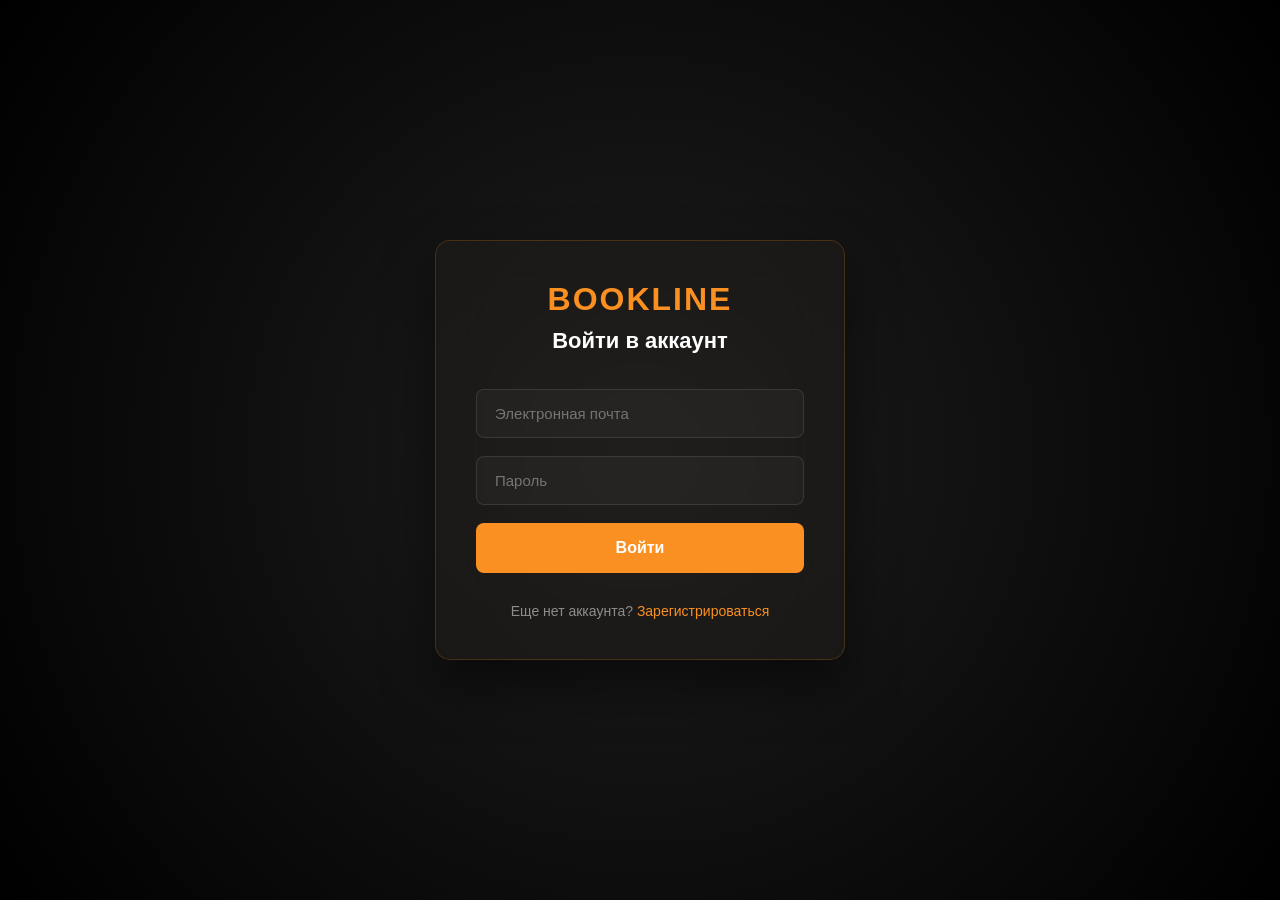
<file: profile-entrance.html>
<!DOCTYPE html>
<html lang="ru">

<head>
    <meta charset="UTF-8">
    <meta name="viewport" content="width=device-width, initial-scale=1.0">
    <title>Вход — Bookline</title>
    <link rel="icon" href="images/favicon.png" type="image/png">
    <link rel="stylesheet" href="css/main.css">
    <link rel="stylesheet" href="css/profile.css">
</head>

<body>
    <div class="auth-container">
        <div class="auth-card">
            <div class="auth-header">
                <a href="index.html" class="auth-logo">Bookline</a>
                <h2>Войти в аккаунт</h2>
            </div>

            <form class="auth-form" id="loginForm">
                <div class="form-group">
                <input type="email" placeholder="Электронная почта" required>
            </div>
            <div class="form-group">
                <input type="password" placeholder="Пароль" required>
            </div>
            <button type="submit" class="auth-submit">Войти</button>
            </form>

            <div class="auth-footer">
                <span>Еще нет аккаунта?</span>
                <a href="profile-registration.html">Зарегистрироваться</a>
            </div>
            <script>
        document.getElementById('loginForm').addEventListener('submit', function(e) {
        e.preventDefault(); // Останавливаем перезагрузку страницы
        
        // Здесь обычно идет проверка логина/пароля
        // Но для теста просто переходим на страницу аккаунта:
        window.location.href = 'account.html';
    });
</script>
        </div>
    </div>
</body>

</html>
</file>
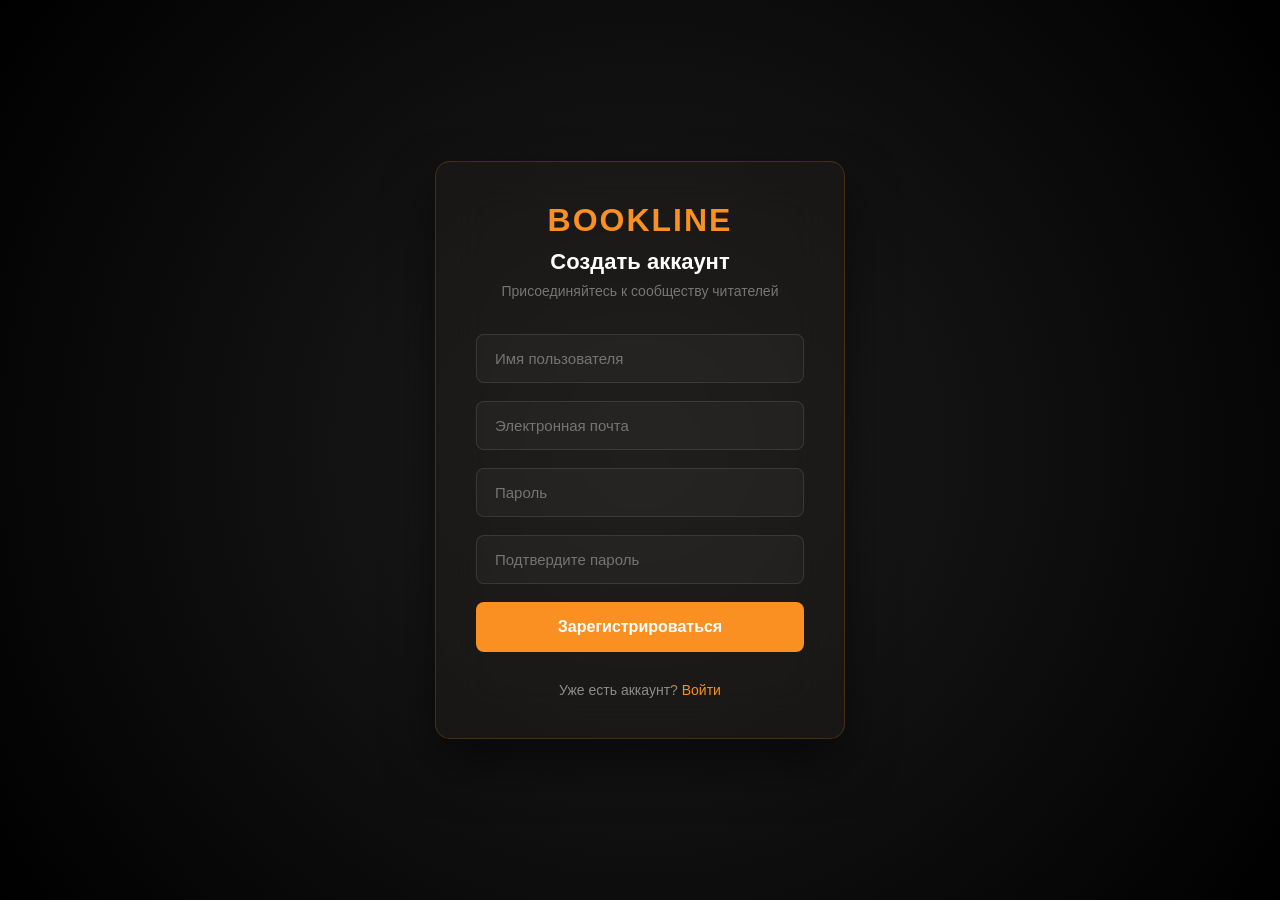
<file: profile-registration.html>
<!DOCTYPE html>
<html lang="ru">

<head>
    <meta charset="UTF-8">
    <meta name="viewport" content="width=device-width, initial-scale=1.0">
    <title>Регистрация — Bookline</title>
    <link rel="icon" href="images/favicon.png" type="image/png">
    <link rel="stylesheet" href="css/main.css">
    <link rel="stylesheet" href="css/profile.css">
</head>

<body>
    <div class="auth-container">
        <div class="auth-card">
            <div class="auth-header">
                <a href="index.html" class="auth-logo">Bookline</a>
                <h2>Создать аккаунт</h2>
                <p>Присоединяйтесь к сообществу читателей</p>
            </div>

            <form class="auth-form">
                <div class="form-group">
                    <input type="text" placeholder="Имя пользователя" required>
                </div>
                <div class="form-group">
                    <input type="email" placeholder="Электронная почта" required>
                </div>
                <div class="form-group">
                    <input type="password" placeholder="Пароль" required>
                </div>
                <div class="form-group">
                    <input type="password" placeholder="Подтвердите пароль" required>
                </div>

                <button type="submit" class="auth-submit">Зарегистрироваться</button>
            </form>

            <div class="auth-footer">
                <span>Уже есть аккаунт?</span>
                <a href="profile-entrance.html">Войти</a>
            </div>
        </div>
    </div>
</body>

</html>
</file>
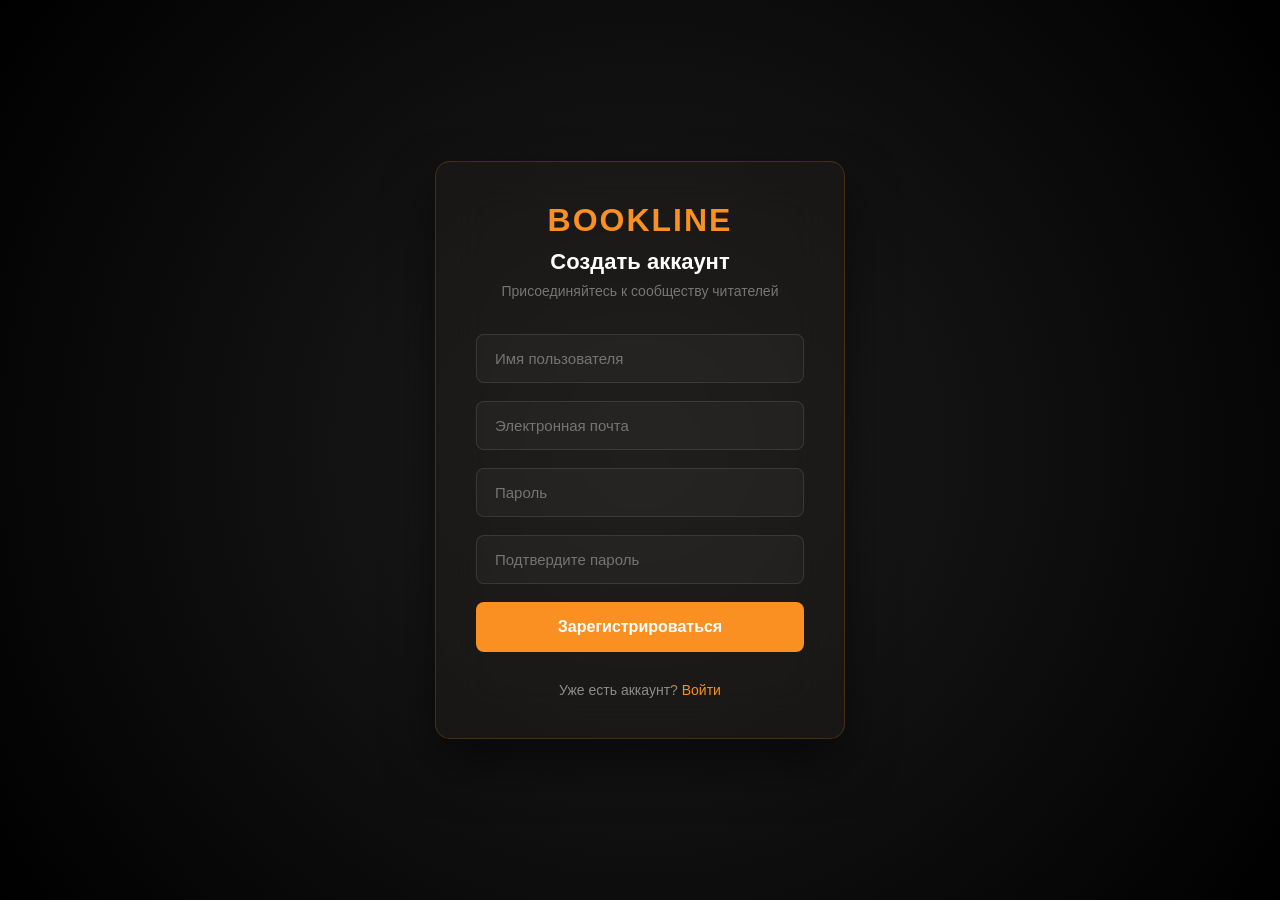
<file: profile.html>
<!DOCTYPE html>
<html lang="ru">

<head>
    <meta charset="UTF-8">
    <meta name="viewport" content="width=device-width, initial-scale=1.0">
    <title>Регистрация — Bookline</title>
    <link rel="stylesheet" href="css/main.css">
    <link rel="stylesheet" href="css/profile.css">
</head>

<body>
    <div class="auth-container">
        <div class="auth-card">
            <div class="auth-header">
                <a href="index.html" class="auth-logo">Bookline</a>
                <h2>Создать аккаунт</h2>
                <p>Присоединяйтесь к сообществу читателей</p>
            </div>

            <form class="auth-form">
                <div class="form-group">
                    <input type="text" placeholder="Имя пользователя" required>
                </div>
                <div class="form-group">
                    <input type="email" placeholder="Электронная почта" required>
                </div>
                <div class="form-group">
                    <input type="password" placeholder="Пароль" required>
                </div>
                <div class="form-group">
                    <input type="password" placeholder="Подтвердите пароль" required>
                </div>

                <button type="submit" class="auth-submit">Зарегистрироваться</button>
            </form>

            <div class="auth-footer">
                <span>Уже есть аккаунт?</span>
                <a href="#">Войти</a>
            </div>
        </div>
    </div>
</body>

</html>
</file>
<file: css/main.css>
@import url('https://fonts.googleapis.com/css2?family=Alegreya+SC:ital,wght@0,400;0,500;0,700;0,800;0,900;1,400;1,500;1,700;1,800;1,900&family=Josefin+Sans:ital,wght@0,100..700;1,100..700&family=Winky+Sans:ital,wght@0,300..900;1,300..900&display=swap');


* {
    margin: 0;
    padding: 0;
    box-sizing: border-box;
}
html, body {
    overflow-x: hidden;
    width: 100%;
}

body {
    font-weight: 400;
    color: white;
    font-size: 20px;
    background: linear-gradient(90deg, rgba(0, 0, 0, 1) 0%, rgba(26, 14, 1, 1) 100%);
}

a {
    text-decoration: none;
}

.wrapper {
    width: 100%;
    overflow-x: hidden;
}

.container {
    margin: 0 auto;
    max-width: 1200px;
    padding: 0 20px;
}

header.container {
    display: flex;
    align-items: flex-end; 
    justify-content: space-between;
    gap: 20px;
    padding: 30px 20px;
}
.header-left {
    display: flex;
    align-items: center;
    gap: 20px;
    flex-shrink: 0; 
}

.logo {
    display: flex;
    align-items: center;
    gap: 10px; 
}

.logo-image {
    display: flex;
    align-items: center;
    height: 29px; 
}

.logo-image img {
    height: 100%; 
    width: auto;  
    object-fit: contain;
}

.name {
    
    text-transform: uppercase;
    font-size: 29px;
    font-weight: 800;
    user-select: none;
    pointer-events: none;
    cursor: none;
    display: inline-block;
    line-height: 1; 
    margin: 0; 
}

nav {
    display: flex;
    flex-direction: column;
    align-items: center; 
    gap: 15px; 
    flex-grow: 1; 
}
 header nav ul {
    width: 100%;
    display: flex;
    align-items: center;
    justify-content: flex-end; 
    gap: 25px;
    margin: 0;
    padding: 0;
    list-style: none;
}

header nav ul li {
    display: flex;
    align-items: center;
}

header nav ul li a {
    color: #fff;
}

/* Верхние ссылки */ 
.top-links {
    display: flex;
    gap: 30px;
    justify-content: center;
}

.top-links a {
    font-size: 17px;
    color: rgba(255, 255, 255, 0.897);
    transition: color 0.3s;
}

.top-links a:hover {
    color: #FA9021;
}


.catalog-btn a {
    display: inline-block;
    background-color: #FA9021;
    color: white;
    padding: 10px 30px;
    border-radius: 50px;
    font-size: 25px;
    font-weight: 600;
    transition: background-color 0.3s ease;
    border: none;
    display: flex;
    gap: 10px;
}

.catalog-btn a:hover {
    background-color: #DC7000;
    transform: none;
    border-bottom: none; 
    box-shadow: 0 0 25px #FA9021;
}
.catalog-wrapper:hover .catalog-dropdown {
    display: block;
}
@media (max-width: 768px) {
    .catalog-text {
        display: none;
    }

    .catalog-btn a {
        display: flex;
        justify-content: center;
        align-items: center;
    }

    

}
.search-item {
    flex-grow: 1; 
    max-width: 500px;
} 

.search-form {
    display: flex;
    align-items: center;
    background: rgba(255, 255, 255, 0.1);
    border-radius: 50px;
    border: 2px solid rgba(250, 144, 33, 0.3);
    overflow: hidden;
    transition: all 0.3s ease;
    width: 100%;
}

.search-form:hover {
    border-color: #FA9021;
    background: rgba(255, 255, 255, 0.15);
}

.search-input {
    flex: 1;
    background: transparent;
    border: none;
    padding: 14px 20px;
    color: white;
    font-size: 16px;
    outline: none;
}

.search-input::placeholder {
    color: rgba(255, 255, 255, 0.6);
}

.search-btn {
    background: transparent;
    border: none;
    padding: 8px 15px;
    cursor: pointer;
    display: flex;
    align-items: center;
    justify-content: center;
}

.search-btn img {
    width: 20px;
    height: 20px;
    filter: brightness(0) invert(1);
    transition: all 0.3s ease;
}

.search-btn:hover img {
    filter: invert(47%) sepia(71%) saturate(2461%) hue-rotate(350deg) brightness(101%) contrast(101%);
    transform: scale(1.1);
}


header nav ul {
    list-style: none;
    display: flex;
    align-items: center;
    gap: 15px;
    margin: 0;
    padding: 0;
}


.icon-item {
    display: flex;
    align-items: center;
    height: 100%;
}


.nav-icon {
    width: 35px;
    height: 35px;
    transition: all 0.3s ease;
    object-fit: contain;
    display: block;
}


.icon-item:hover .nav-icon {
    filter: invert(47%) sepia(71%) saturate(2461%) hue-rotate(350deg) brightness(101%) contrast(101%);
    transform: scale(1.1);
}


.icon-item a {
    border-bottom: none !important;
}
.icon-item a:hover {
    border-bottom: none !important;
}


.hero {
    padding-bottom: 100px;
    position: relative;
    min-height: 600px;
}

.hero-content {
    display: flex;
    gap: 60px;
    align-items: center;
    width: 100%;
    position: relative;
    z-index: 2;
}

.hero--info {
    width: 450px;
    flex-shrink: 0;
}

.hero--info h2 {
    font-size: 50px;
    font-weight: 600;
    user-select: none;
    pointer-events: none;
}

.hero--info p {
    line-height: 170%;
    font-weight: 500;
    margin-top: 30px;
    user-select: none;
    pointer-events: none;
}

.hero--info .btn {
    margin: 20px 0;
    background: #FA9021;
    color: #fff;
    border-radius: 50px;
    padding: 15px 30px;
    border: 0;
    transition: all 0.3s ease;
    display: inline-block;
}

.hero--info .btn:hover {
    cursor: pointer;
    transform: scale(1.05);
}

.hero-carousel {
    position: relative;
    flex: 1;
    max-width: 650px;
    height: 450px; 
    overflow: hidden;
    border-radius: 15px;
    box-shadow: 0 10px 30px rgba(250, 144, 33, 0.3);
    z-index: 5;
}

.carousel-container {
    display: flex;
    width: 100%;
    height: 100%;
    transition: transform 0.5s ease-in-out;
}

.carousel-slide {
    min-width: 100%;
    height: 100%;
    flex-shrink: 0;
}

.carousel-slide img {
    width: 100%;
    height: 100%;
    object-fit: cover;
    display: block;
}

.carousel-prev, .carousel-next {
    position: absolute;
    top: 50%;
    transform: translateY(-50%);
    background: rgba(250, 144, 33, 0.7);
    color: white;
    border: none;
    width: 40px;
    height: 40px;
    border-radius: 50%;
    font-size: 24px;
    cursor: pointer;
    display: flex;
    align-items: center;
    justify-content: center;
    transition: all 0.3s ease;
    z-index: 10;
}

.carousel-prev { left: 15px; }
.carousel-next { right: 15px; }

.carousel-prev:hover, .carousel-next:hover {
    background: #FA9021;
    transform: translateY(-50%) scale(1.1);
}

.carousel-dots {
    position: absolute;
    bottom: 20px;
    left: 50%;
    transform: translateX(-50%);
    display: flex;
    gap: 10px;
    z-index: 10;
}

.dot {
    width: 12px;
    height: 12px;
    border-radius: 50%;
    background: rgba(255, 255, 255, 0.5);
    cursor: pointer;
    transition: all 0.3s ease;
}

.active-dot {
    background: #FA9021;
    transform: scale(1.2);
}

.hero > img {
    display: none;
}



/* .trending-header {
    display: flex;
    justify-content: space-between;
    align-items: center;
    margin-bottom: 30px;
} */
.trending h3 {
    font-weight: 600;
    font-size: 35px;
    padding: 0;
    text-align: center;
    margin-top: 30px;
}

.trending .see-all {
    color: #fff;
    background: #25211D;
    border-radius: 5px;
    padding: 12px 23px;
    float: right;
    display: block;
    transition: all 500ms ease;
    margin-top: 20px;
    margin-right: 20px;
}

.trending .see-all:hover {
    transform: scale(1.1);
}

.trending-header {
    display: flex;
    justify-content: space-between;
    align-items: center;
    width: 100%;
    margin-bottom: 30px;
}

.trending-controls {
    display: flex;
    gap: 10px;
}

.trending-prev, .trending-next {
    width: 50px;
    height: 50px;
    background-color: #FA9021;
    border: none;
    border-radius: 8px;
    cursor: pointer;
    display: flex;
    align-items: center;
    justify-content: center;
    transition: background-color 0.3s ease;
    color: white;
    font-size: 24px;
}

.trending-prev:hover, .trending-next:hover {
    background-color: #DC7000;
}


.trending .Books {
    display: flex;
    justify-content: flex-start;
    gap: 30px;
    flex-wrap: nowrap; 
    transition: transform 0.5s ease-out;
    padding: 20px 0;
}

.trending .Books span {
    display: block;
    text-align:initial;
    margin-top: 1rem;
    margin-bottom: 2rem;
    font-size: 23px;
}

.Books-image {
    width: 100%;
    height: 60%;
    object-fit: cover;
    border-bottom: 1px solid #eee;
}



.divider {
    border: none;
    height: 1px;
    background-color: #d4b483;
    margin: 40px auto;
    width: 50%;
}

.trending .Block {
    position: relative;
    transition: all 0.3s ease;
    padding: 20px;
    border-radius: 10px;
    background: rgba(37, 33, 29, 0.7);
    flex: 0 0 calc((100% - (30px * 3)) / 4); 
    max-width: 280px;
    display: flex;
    flex-direction: column;
    align-items: center;
    box-sizing: border-box;
}
.trending .Block:hover {
    transform: translateY(-10px);
    box-shadow: 0 10px 20px rgba(250, 144, 33, 0.3);
    background: rgba(37, 33, 29, 0.9);
    border: 1px solid #FA9021;
}

.trending-slider-container {
    position: relative;
    display: flex;
    align-items: center;
    width: 100%;
    border-bottom: 1px solid rgba(250, 144, 33, 0.3);
    padding-bottom: 40px;    
}


.trending-prev, .trending-next {
    position: absolute;
    top: 50%;
    transform: translateY(-50%);
    background: #FA9021;
    color: white;
    border: none;
    width: 45px;
    height: 45px;
    border-radius: 50%;
    cursor: pointer;
    font-size: 20px;
    z-index: 10;
    display: flex;
    align-items: center;
    justify-content: center;
    transition: all 0.3s ease;
    box-shadow: 0 4px 10px rgba(0,0,0,0.3);
}

.trending-prev:hover, .trending-next:hover {
    background: #DC7000;
    transform: translateY(-50%) scale(1.1);
}

.trending-prev { left: 0; } 
.trending-next { right: 0; } 


.trending-controls {
    display: none;
}
/* Единая сетка для всех страниц */
.books-grid {
    display: grid;
    grid-template-columns: repeat(auto-fill, minmax(260px, 1fr));
    gap: 30px;
    width: 100%;
    margin-top: 30px;
}

/* Единый стиль карточки (Block) */
.book-card {
    /* background: rgba(37, 33, 29, 0.8); */
    border-radius: 12px;
    display: flex;
    flex-direction: column;
    border: 1px solid transparent;
    transition: all 0.3s ease;
    height: 100%;
    width: 100%; /* Чтобы все карточки были одной высоты */
    text-decoration: none; /* Если карточка целиком ссылка */
}

.book-card:hover {
    transform: translateY(-8px);
    border-color: #FA9021;
    /* background: rgba(37, 33, 29, 0.95); */
    box-shadow: 0 10px 25px rgba(250, 144, 33, 0.2); 
}

/* Контейнер для картинки */
.book-image-container {
    width: 100%;
    height: 350px;
    display: flex;
    align-items: center;
    justify-content: center;
    margin-bottom: 15px;
    border-radius: 8px;
    overflow: hidden;
}

.book-image {
    max-width: 100%;
    max-height: 100%;
    object-fit: contain;
    transition: transform 0.3s ease;
}

.book-card:hover .book-image {
    transform: scale(1.05);
}

/* Информация о книге */
.book-info {
    flex-grow: 1;
    display: flex;
    flex-direction: column;
    padding: 20px;
}

.price-tag {
    font-size: 22px;
    font-weight: 700;
    color: #FA9021;
    margin-bottom: 10px;
}

.book-title {
    font-size: 18px;
    font-weight: 600;
    color: #fff;
    margin-bottom: 5px;
}

.book-author {
    font-size: 15px;
    color: rgba(255, 255, 255, 0.6);
    margin-bottom: 20px;
}

/* Кнопка */
.add-to-cart-btn {
    width: 100%;
    padding: 12px;
    background: #FA9021;
    color: #fff;
    border: none;
    border-radius: 6px;
    font-weight: 600;
    cursor: pointer;
    transition: background 0.3s ease;
}

.add-to-cart-btn:hover {
    background: #DC7000;
}

.books-slider-wrapper {
    overflow: hidden;
    margin: 0; 
    
}

.books-slider-wrapper .books-grid {
    display: flex;
    gap: 20px; 
    transition: transform 0.5s ease-in-out;
    width: max-content;
    will-change: transform; 
}

.books-slider-wrapper .book-card {
    min-width: 10%;
    max-width: 15%;
    flex-shrink: 0;
}

.book-title {
    font-size: 19px;
    font-weight: 600;
    color: #fff;
    text-align: left;
    display: block;
}

.book-author {
    font-size: 18px;
    color: rgba(255, 255, 255, 0.5); 
    margin-top: auto;
    margin-bottom: 1rem;
    font-family: 'Josefin Sans', sans-serif;
}

.price-tag {
    font-size: 23px;
    font-weight: 700;
    color: #FA9021; 
    font-family: 'Josefin Sans', sans-serif;
    margin-bottom: 15px;
}


.add-to-cart-btn {
    width: calc(100% - 30px); 
    margin-bottom: 15px;
    align-self: center;
    font-size: 16px;
} 

.blog-section {
    padding: 60px 0;
}
.blog-section h3{
    font-weight: 600;
    font-size: 35px;
    padding: 0;
    text-align: center;
}
.blog-grid {
    display: grid;
    grid-template-columns: repeat(auto-fit, minmax(300px, 1fr));
    gap: 30px;
    margin-top: 30px;
}

.blog-card {
    background: rgba(255, 255, 255, 0.03);
    border-radius: 20px;
    overflow: hidden;
    border: 1px solid rgba(255, 255, 255, 0.05);
    transition: transform 0.3s ease, box-shadow 0.3s ease;
}

.blog-card:hover {
    transform: translateY(-10px);
    box-shadow: 0 10px 30px rgba(250, 144, 33, 0.15);
    border-color: rgba(250, 144, 33, 0.3);
}

.blog-image {
    position: relative;
    height: 200px;
}

.blog-image img {
    width: 100%;
    height: 100%;
    object-fit: cover;
}

.blog-category {
    position: absolute;
    top: 15px;
    left: 15px;
    background: #FA9021;
    color: #fff;
    padding: 5px 15px;
    border-radius: 50px;
    font-size: 12px;
    font-weight: bold;
    text-transform: uppercase;
}

.blog-content {
    padding: 25px;
}

.blog-date {
    color: #666;
    font-size: 13px;
    display: block;
    margin-bottom: 10px;
}

.blog-content h3 {
    color: #fff;
    font-size: 20px;
    margin-bottom: 15px;
    line-height: 1.4;
    font-family: 'Alegreya SC', serif;
}

.blog-content p {
    color: #aaa;
    font-size: 15px;
    line-height: 1.6;
    margin-bottom: 20px;
    display: -webkit-box;
    -webkit-line-clamp: 3; /* Обрезает текст после 3 строки */
    -webkit-box-orient: vertical;
    overflow: hidden;
}

.read-more {
    color: #FA9021;
    text-decoration: none;
    font-weight: bold;
    font-size: 14px;
    transition: 0.3s;
}

.read-more:hover {
    letter-spacing: 1px;
}

/* Адаптивность для мобилок */
@media (max-width: 768px) {
    .blog-grid {
        grid-template-columns: 1fr; /* По одной колонке на телефон */
    }
}


/* Секция О нас */
.about-section {
    padding: 80px 0;
    margin: 50px 0;
    width: 100%;
}

.about-section .container {
    max-width: 1200px;
    margin: 0 auto;
    padding: 0 20px;
}

.about-section h2 {
    color: #FA9021;
    font-size: 42px;
    margin-bottom: 40px;
    font-weight: 700;
    text-align: center;
    text-transform: uppercase;
    letter-spacing: 2px;
}

.about-content {
    display: flex;
    justify-content: center;
}

.about-text {
    max-width: 900px;
    text-align: center;
}

.about-main {
    font-size: 24px;
    line-height: 1.6;
    margin-bottom: 30px;
    color: #fff;
    font-weight: 500;
}

.about-secondary {
    font-size: 22px;
    line-height: 1.8;
    margin-bottom: 50px;
    color: rgba(255, 255, 255, 0.9);
}

.about-stats {
    display: flex;
    justify-content: space-around;
    gap: 40px;
    flex-wrap: wrap;
    margin-top: 30px;
}

.stat-item {
    display: flex;
    flex-direction: column;
    align-items: center;
    min-width: 150px;
}

.stat-number {
    font-size: 48px;
    font-weight: 800;
    color: #FA9021;
    margin-bottom: 10px;
    text-shadow: 0 0 20px rgba(250, 144, 33, 0.3);
}

.stat-label {
    font-size: 18px;
    color: rgba(255, 255, 255, 0.8);
    text-transform: uppercase;
    letter-spacing: 1px;
}

/* Адаптивность */
@media (max-width: 768px) {
    .about-section {
        padding: 50px 0;
    }
    
    .about-section h2 {
        font-size: 32px;
    }
    
    .about-main {
        font-size: 20px;
    }
    
    .about-secondary {
        font-size: 16px;
    }
    
    .stat-number {
        font-size: 36px;
    }
    
    .stat-label {
        font-size: 14px;
    }
    
    .about-stats {
        gap: 20px;
    }
}

.footer {
    background-color: #1a0e01;
    padding: 60px 0 30px;
    color: #fff;
    border-top: 2px solid #FA9021;
}

.footer-content {
    display: flex;
    justify-content: space-between;
    flex-wrap: wrap;
    gap: 40px;
}

.footer-section {
    flex: 1;
    min-width: 250px;
}

.footer-section h4 {
    color: #FA9021;
    margin-bottom: 25px;
    font-size: 20px;
    text-transform: uppercase;
}

.footer-section ul {
    list-style: none;
    padding: 0;
}

.footer-section ul li {
    margin-bottom: 12px;
}

.footer-section ul li a {
    color: #ccc;
    text-decoration: none;
    transition: 0.3s;
}

.footer-section ul li a:hover {
    color: #FA9021;
}

.footer-section button {
    display: block; 
    margin-bottom: 20px; 
    background-color: transparent; 
    color: #FA9021; 
    border: 2px solid #FA9021; 
    padding: 10px 20px;
    border-radius: 5px;
    font-size: 16px;
    font-weight: 600;
    cursor: pointer;
    transition: all 0.3s ease;
    font-family: inherit;
}


.footer-section button:hover {
    background-color: #FA9021; 
    color: #1a0e01; 
    box-shadow: 0 0 15px rgba(250, 144, 33, 0.4);
    transform: translateY(-2px);
}


.footer-section button:active {
    transform: translateY(0);
}


.social-links {
    display: flex;
    gap: 10px;
    margin-top: 20px;
}

.social-btn {
    padding: 8px 15px;
    border-radius: 5px;
    text-decoration: none;
    font-size: 14px;
    font-weight: bold;
    transition: 0.3s;
    border: 1px solid #FA9021;
    color: #FA9021;
}

.social-btn:hover {
    background-color: #FA9021;
    color: #1a0e01;
}

/* Подвал */
.footer-bottom {
    text-align: center;
    margin-top: 50px;
    padding-top: 20px;
    border-top: 1px solid rgba(250, 144, 33, 0.1);
    color: #666;
    font-size: 14px;
}

@media (max-width: 768px) {
    .footer-content {
        flex-direction: column;
        text-align: center;
    }
    .social-links {
        justify-content: center;
    }
}

/* ====================== ОТЗЫВЫ — автоматическая медленная прокрутка */

.reviews-section {
    width: 100%;
    overflow: hidden; 
    background: rgba(26, 14, 1, 0.45);
    border-top: 1px solid rgba(250, 144, 33, 0.3);
    border-bottom: 1px solid rgba(250, 144, 33, 0.3);
    padding: 60px 0;
    margin: 40px 0;
}


.reviews-section h3 {
    max-width: 1200px;
    margin: 0 auto 40px;
    padding: 0 20px;
    text-align: center;
    font-size: 32px;
    color: #fff;
}


.reviews-wrapper {
    display: flex;
    overflow: hidden;
    width: 100%;
    
    mask-image: linear-gradient(to right, transparent, black 10%, black 90%, transparent);
}

.reviews {
    display: flex;
    gap: 30px;
    padding: 20px 0;
    width: max-content; 
    animation: marquee 30s linear infinite;
}

/* Остановка при наведении */
.reviews:hover {
    animation-play-state: paused;
}

/* 3. Сама карточка отзыва */
.review-card {
    flex: 0 0 350px; 
    background: rgba(37, 33, 29, 0.8);
    border-radius: 15px;
    padding: 25px;
    border: 1px solid rgba(250, 144, 33, 0.1);
    transition: 0.3s ease;
}

.review-card:hover {
    border-color: #FA9021;
    transform: translateY(-5px);
    background: rgba(37, 33, 29, 1);
}

.quote {
    font-style: italic;
    font-size: 16px;
    line-height: 1.6;
    margin-top: 1rem;
}

.stars {
    color: #FA9021;
    margin-bottom: 10px;
    font-size: 18px;
}

.reviewer {
    font-weight: bold;
    color: #FA9021;
    font-size: 16px;
}


@keyframes marquee {
    0% {
        transform: translateX(0);
    }
    100% {
        
        transform: translateX(-50%);
    }
}

.catalog-wrapper {
    position: relative; 
    display: inline-block; 
}

.catalog-dropdown {
    position: absolute;
    top: 100%; 
    left: 0;               
    width: 280px;
    background: #0a0a0a; 
    list-style: none;
    padding: 15px 0;
    margin: 0;
    border-radius: 12px;
    border: 1px solid rgba(250, 144, 33, 0.3);
    box-shadow: 0 15px 40px rgba(0, 0, 0, 0.9);
    z-index: 10000;
    
    
    opacity: 0;
    visibility: hidden;
    transform: translateY(-10px);
    transition: all 0.3s ease;
    pointer-events: none; 
}


.catalog-wrapper:hover .catalog-dropdown {
    opacity: 1;
    visibility: visible;
    transform: translateY(0);
    pointer-events: auto; 
}


.catalog-dropdown li a {
    display: block;
    padding: 12px 25px;
    color: #fff;
    font-family: 'Josefin Sans', sans-serif;
    font-size: 18px; 
    font-weight: 500;
    text-decoration: none;
    transition: all 0.3s ease;
    text-align: left; 
}

.catalog-dropdown li a:hover {
    background: rgba(250, 144, 33, 0.1);
    color: #FA9021;
    padding-left: 35px; 
}

header.container {
    overflow: visible !important;
}

.modal-overlay {
    display: none; 
    position: fixed;
    top: 0;
    left: 0;
    width: 100%;
    height: 100%;
    background: rgba(0, 0, 0, 0.85);
    backdrop-filter: blur(5px);
    z-index: 1000;
    justify-content: center;
    align-items: center;
}

.modal-overlay.active {
    display: flex;
}


.contact-modal {
    background: #000000;
    border: 1px solid #FA9021;
    padding: 40px;
    border-radius: 20px;
    width: 90%;
    max-width: 480px;
    color: white;
    position: relative;
    box-shadow: 0 10px 30px rgba(0, 0, 0, 0.5);
}

.contact-modal h2 {
    color: #FA9021;
    margin-bottom: 10px;
    text-align: center;
    font-size: 24px;
}

.modal-subtitle {
    font-size: 14px;
    text-align: center;
    margin-bottom: 30px;
    color: #ccc;
    line-height: 1.4;
}

.contact-modal .form-group {
    display: flex;
    flex-direction: column;
    gap: 8px;
    margin-bottom: 15px;
}

.contact-modal label {
    font-weight: bold;
    font-size: 14px;
    color: #fff;
}

.contact-modal input, 
.contact-modal textarea {
    padding: 15px;
    background: transparent;
    border: 1px solid rgba(250, 144, 33, 0.5);
    border-radius: 10px;
    color: white;
    font-size: 15px;
    width: 100%;
    box-sizing: border-box;
    transition: 0.3s;
}

.contact-modal input:focus, 
.contact-modal textarea:focus {
    outline: none;
    border-color: #FA9021;
    box-shadow: 0 0 10px rgba(250, 144, 33, 0.2);
}

.contact-modal input::placeholder, 
.contact-modal textarea::placeholder {
    color: rgba(255, 255, 255, 0.4);
}

.submit-contact-btn {
    background: #FA9021;
    color: white;
    border: none;
    padding: 16px;
    border-radius: 10px;
    width: 100%;
    font-weight: bold;
    font-size: 16px;
    cursor: pointer;
    transition: 0.3s;
    margin-top: 15px;
}

.submit-contact-btn:hover {
    background: #e67e17;
    transform: translateY(-2px);
}

.close-modal-btn {
    position: absolute;
    top: 15px;
    right: 20px;
    background: transparent;
    border: none;
    color: #FA9021;
    font-size: 28px;
    font-weight: 300;
    line-height: 1;
    cursor: pointer;
    transition: 0.3s;
    padding: 0;
    width: auto;
    height: auto;
}

.close-modal-btn:hover {
    color: white;
    transform: rotate(90deg);
}
.logo-link {
    text-decoration: none;
    display: flex;
    align-items: center;
    gap: 10px; 
    color: inherit; 
}
@media (max-width: 1024px) {
    .hero-content, .trending-header {
        flex-direction: column;
        text-align: center;
        gap: 20px;
    }

    .hero--info {
        width: 100%;
        max-width: 600px;
        margin: 0 auto;
    }

    .hero-carousel {
        width: 100%;
    }

    .hero > img {
        display: none;
    }
    
    .trending h3 {
        text-align: center;
        width: 100%;
    }

    .trending .see-all {
        float: none;
        margin: 0 auto;
    }
}

@media (max-width: 1021px) {
    header.container {
        display: flex !important;
        flex-direction: row !important;
        align-items: flex-end !important;
        gap: 12px !important;
        padding: 10px !important;
        flex-wrap: nowrap !important;
    }

    .header-left {
        display: flex !important;
        align-items: flex-end !important;
        flex-shrink: 0 !important;
        gap: 15px !important;
    }

    .logo-link {
        display: flex !important;
        align-items: center !important;
        padding-bottom: 5px !important;
    }

    .catalog-wrapper {
        margin: 0 !important;
        padding: 0 !important;
    }

    .catalog-btn a {
        display: flex !important;
        align-items: center !important;
        height: 42px !important; 
        padding: 0 20px !important;
        box-sizing: border-box !important;
    }

    nav {
        display: flex !important;
        flex-direction: column !important;
        flex-grow: 1 !important;
        min-width: 0 !important;
        justify-content: flex-end !important;
    }

    .top-links {
        display: flex !important;
        gap: 15px !important;
        margin-bottom: 8px !important;
        margin-left: 5px !important;
        white-space: nowrap !important;
    }

    header nav ul {
        display: flex !important;
        flex-direction: row !important;
        align-items: center !important;
        gap: 10px !important;
        margin: 0 !important;
        padding: 0 !important;
        list-style: none !important;
    }

    .search-item {
        flex-grow: 1 !important;
        min-width: 0 !important;
    }

    .search-form {
        display: flex !important;
        height: 42px !important;
    }

    .search-input {
        width: 100% !important;
        height: 100% !important;
        min-width: 0 !important;
    }

    .icon-item {
        flex-shrink: 0 !important;
        display: flex !important;
        align-items: center !important;
        padding-bottom: 5px !important;
    }

    .nav-icon {
        width: 26px !important;
        height: 26px !important;
    }
   
    .hero-content {
        display: flex !important;
        flex-direction: column !important;
        align-items: center !important;
        text-align: center !important;
        width: 100% !important;
    }

    .hero-carousel {
        width: 100% !important;
        max-width: 700px !important;
        margin: 0 auto !important;
        display: flex !important;
        justify-content: center !important;
    }

    .hero-carousel img {
        width: 100% !important;
        height: auto !important;
        margin: 0 auto !important;
    }

    .hero--info {
        width: 100% !important;
        margin: 0 auto 30px auto !important;
    }

}
@media (max-width: 754px) {
    .footer-content {
        flex-direction: column;
        text-align: center;
        align-items: center;
        gap: 30px;
    }

    .footer-section {
        width: 100%;
        display: flex;
        flex-direction: column;
        align-items: center;
    }

    .footer-section button#writeUsBtn {
        margin: 0 auto 20px auto;
    }

    .social-links {
        justify-content: center;
    }

    .catalog-dropdown {
        left: 50% !important;
        right: auto !important;
        transform: translateX(-70%) !important;
        min-width: 250px;
    }
}
@media (max-width: 630px) {
    header.container {
        padding-top: 50px !important;
        position: relative !important;
        display: flex !important;
        justify-content: space-between !important;
        align-items: center !important;
    }

    .top-links {
        position: absolute !important;
        top: 10px !important;
        left: 0 !important;
        right: 0 !important;
        width: 100% !important;
        display: flex !important;
        justify-content: center !important;
        gap: 15px !important;
        margin: 0 !important;
    }

    .top-links a {
        font-size: 14px !important;
    }

    .search-input {
        width: 0 !important;
        padding: 0 !important;
        border: none !important;
        opacity: 0 !important;
        position: absolute !important;
    }

    .search-item {
        flex: none !important;
        width: auto !important;
    }

    .search-form {
        width: auto !important;
        margin: 0 !important;
        background: transparent !important;
        border: none !important;
        border-radius: 0 !important;
    }

    .search-btn {
        width: 35px !important;
        height: 35px !important;
        background: rgba(255, 255, 255, 0.1) !important;
        border: 2px solid rgba(250, 144, 33, 0.3) !important;
        border-radius: 50% !important;
        display: flex !important;
        align-items: center !important;
        justify-content: center !important;
        padding: 0 !important;
        position: relative !important;
    }

    .search-btn:hover {
        border-color: #FA9021 !important;
        background: rgba(255, 255, 255, 0.15) !important;
    }

    .search-btn img {
        width: 18px !important;
        height: 18px !important;
        margin: 0 !important;
        display: block !important;
    }
}
@media (max-width: 510px) {
    .trending .Books {
        display: flex !important;
        flex-direction: column !important;
        align-items: center !important;
        gap: 25px !important;
    }

    .trending .Block {
        flex: 0 0 100% !important;
        max-width: 340px !important;
        width: 100% !important;
        padding: 20px !important;
    }

    .book-image-container {
        height: 400px !important;
        width: 100% !important;
    }

    .book-image-container img {
        object-fit: contain !important;
        height: 100% !important;
        width: 100% !important;
    }

    .trending-prev, 
    .trending-next {
        display: none !important;
    }
    header.container {
        display: flex !important;
        flex-direction: column !important;
        align-items: center !important;
        padding-top: 25px !important;
    }

    .top-links {
        width: 100% !important;
        display: flex !important;
        justify-content: center !important;
        gap: 15px !important;
        margin-bottom: 20px !important;
    }

    .header-left {
        margin-top: 10px !important;
        width: 100% !important;
        display: flex !important;
        justify-content: center !important;
        align-items: center !important;
        gap: 15px !important;
    }

    nav ul {
        position: fixed !important;
        bottom: 20px !important;
        left: 50% !important;
        transform: translateX(-50%) !important;
        width: 85% !important;
        max-width: 350px !important;
        background: linear-gradient(135deg, #FA9021 0%, #fb9e3e 100%) !important;
        display: flex !important;
        justify-content: space-around !important;
        align-items: center !important;
        padding: 10px 15px !important;
        border-radius: 40px !important;
        box-shadow: 0 10px 25px rgba(250, 144, 33, 0.4) !important;
        z-index: 10000 !important;
        list-style: none !important;
        margin: 0 !important;
    }

    .search-btn, .icon-item img {
        width: 24px !important;
        height: 24px !important;
        filter: brightness(0) invert(1) !important;
    }

    .search-btn {
        background: rgba(255, 255, 255, 0.15) !important;
        border: none !important;
        border-radius: 50% !important;
        width: 42px !important;
        height: 42px !important;
        display: flex !important;
        align-items: center !important;
        justify-content: center !important;
    }

    .search-input {
        display: none !important;
    }

    body {
        padding-bottom: 90px !important;
    }
}
.modal-overlay {
    display: none;
    position: fixed;
    top: 0;
    left: 0;
    width: 100%;
    height: 100%;
    background: rgba(0, 0, 0, 0.85);
    backdrop-filter: blur(10px);
    z-index: 1000;
    align-items: center;
    justify-content: center;
}

.contact-modal {
    background: #110A03;
    border: 1px solid rgba(250, 144, 33, 0.2);
    border-radius: 20px;
    padding: 40px;
    position: relative;
    max-width: 400px;
    width: 90%;
    box-shadow: 0 20px 60px rgba(0, 0, 0, 0.8);
}

.close-modal-btn {
    position: absolute;
    top: 20px;
    right: 20px;
    background: none;
    border: none;
    color: #888;
    font-size: 28px;
    cursor: pointer;
    line-height: 1;
}

.close-modal-btn:hover {
    color: #FA9021;
}

.modal-overlay.success-active .contact-modal {
    max-width: 340px;
    padding: 50px 30px;
    border-color: rgba(250, 144, 33, 0.4);
}

.modal-overlay.success-active .form-content {
    display: none !important;
}
/* Стили для группы с чекбоксом */
.checkbox-group {
    display: flex;
    flex-direction: column; /* Чтобы сообщение об ошибке было под текстом */
    align-items: flex-start;
    gap: 5px;
    margin: 15px 0;
}

.checkbox-label {
    display: flex;
    align-items: center;
    gap: 10px;
    cursor: pointer;
    font-size: 14px;
    color: #fff;
}

.checkbox-label input[type="checkbox"] {
    width: 18px;
    height: 18px;
    cursor: pointer;
    accent-color: #FA9021; 
}

.error-message {
    color: #ff4d4d;
    font-size: 12px;
    min-height: 15px;
    display: none; 
}

input.input-error, textarea.input-error {
    border-color: #ff4d4d !important;
    box-shadow: 0 0 5px rgba(255, 77, 77, 0.3);
}

.success-content {
    display: flex;
    flex-direction: column;
    align-items: center;
    text-align: center;
}

.success-check-icon {
    width: 80px;
    height: 80px;
    background: #FA9021;
    border-radius: 50%;
    display: flex;
    align-items: center;
    justify-content: center;
    margin-bottom: 25px;
}

.success-check-icon::after {
    content: "✓";
    color: #fff;
    font-size: 40px;
    font-weight: bold;
}

.success-title {
    color: #FA9021;
    font-size: 24px;
    font-weight: bold;
    margin-bottom: 15px;
}

.success-text {
    color: rgba(255, 255, 255, 0.8);
    font-size: 15px;
    line-height: 1.5;
    margin-bottom: 35px;
}

.success-close-btn {
    background: #FA9021;
    color: #fff;
    width: 100%;
    padding: 18px;
    border-radius: 40px;
    border: none;
    font-size: 16px;
    font-weight: bold;
    cursor: pointer;
    transition: 0.3s ease;
}

.success-close-btn:hover {
    background: #DC7000;
}
</file>
<file: css/account.css>
/* Основной контейнер страницы аккаунта */
.account-container {
    display: flex;
    gap: 60px;
    padding-top: 50px;
    padding-bottom: 80px;
    align-items: flex-start;
}

/* ЛЕВОЕ МЕНЮ */
.account-menu {
    width: 280px;
    position: sticky;
    top: 20px;
}

/* Контейнер для навигации */
.side-nav {
    display: flex;
    flex-direction: column;
    gap: 8px;
    width: 250px; /* Установи фиксированную ширину для всего меню */
}

/* Общие стили для всех кнопок-ссылок */
.nav-link {
    display: block;          /* Делает ссылку блоком, чтобы она занимала всю ширину */
    width: 100%;             /* Растягивает на всю ширину .side-nav */
    box-sizing: border-box;  /* Чтобы padding не увеличивал ширину сверх 100% */
    padding: 12px 20px;
    color: rgba(255, 255, 255, 0.8);
    text-decoration: none;
    border-radius: 12px;
    transition: all 0.3s ease;
    text-align: left;        /* Выравнивание текста по левому краю */
}

/* Состояние при наведении и активная кнопка */
.nav-link:hover, 
.nav-link.active {
    background: rgba(250, 144, 33, 0.1); /* Теперь фон будет одинаковой ширины у всех */
    color: #FA9021;
}

/* Специальный стиль для кнопки "Выйти" */
.logout-link:hover {
    background: rgba(255, 94, 94, 0.1);
    color: #FF5E5E;
}


/* ПРАВАЯ ЧАСТЬ (КОНТЕНТ) */
.account-main {
    flex: 1;
}

.page-title {
    font-size: 32px;
    font-weight: 800;
    letter-spacing: 2px;
    margin-bottom: 40px;
    color: #fff;
    text-transform: uppercase;
}

.account-section {
    margin-bottom: 50px;
}

.sub-title {
    font-size: 18px;
    font-weight: 700;
    color: #FA9021;
    margin-bottom: 25px;
    letter-spacing: 1px;
    text-transform: uppercase;
}

/* Карточка с личными данными */
.user-info-card {
    background: rgba(255, 255, 255, 0.03);
    padding: 25px;
    border-radius: 15px;
    border: 1px solid rgba(255, 255, 255, 0.05);
}

.user-fullname {
    font-size: 24px;
    font-weight: 600;
    margin-bottom: 8px;
    color: #fff;
}

.user-contacts {
    color: rgba(255, 255, 255, 0.5);
    font-size: 16px;
    line-height: 1.6;
}

/* Пустое состояние для заказов */
.empty-state {
    color: rgba(255, 255, 255, 0.3);
    font-size: 16px;
    padding: 20px 0;
    border-top: 1px dotted rgba(255, 255, 255,)
}
</file>
<file: css/catalog.css>
.breadcrumbs {
    display: flex !important;
    flex-direction: row !important;
    align-items: center !important;
    justify-content: flex-start !important;
    list-style: none !important;
    padding: 0 !important;
    margin: 20px 0 35px 0 !important;
    gap: 10px !important;
}

.breadcrumbs a,
.breadcrumbs span {
    font-size: 20px;
    color: rgba(255, 255, 255, 0.7);
    text-decoration: none;
    transition: all 0.3s ease;
}

.breadcrumbs a:hover {
    color: #FA9021;
    transform: none;
}

.breadcrumbs .separator {
    color: #FA9021;
}


.category-title {
    color: #FA9021;
    font-size: 24px;
    font-weight: 500;
    text-transform: uppercase;
    letter-spacing: 1px;
    margin: 60px 0 25px;
    border-left: 4px solid #FA9021;
    padding-left: 15px;
}

.catalog-grid-system {
    display: grid;

    grid-template-columns: repeat(auto-fill, minmax(260px, 1fr));
    gap: 30px;
    width: 100%;
    margin-bottom: 60px;
}


.catalog-grid-system .Block {
    background: rgba(37, 33, 29, 0.8);
    border-radius: 12px;
    padding: 20px;
    display: flex;
    flex-direction: column;
    border: 1px solid transparent;
    transition: all 0.3s ease;
    height: 100%;
}

.catalog-grid-system .Block:hover {
    transform: translateY(-8px);
    border-color: #FA9021;
    background: rgba(37, 33, 29, 0.95);
    box-shadow: 0 10px 25px rgba(250, 144, 33, 0.2);
}

/* Основной контейнер фильтров */
.filters {
    display: flex;
    flex-wrap: wrap;
    gap: 25px;
    align-items: flex-end;
    background: rgba(26, 14, 1, 0.85); 
    padding: 25px;
    border-radius: 20px;
    margin-bottom: 40px;
}

.filter-group {
    display: flex;
    flex-direction: column;
    gap: 10px;
}

.filter-group label {
    font-weight: bold;
    font-size: 16px;
    color: #fa9021; 
    text-transform: uppercase;
    letter-spacing: 0.5px;
}

/* Стили селекторов */
.filter-group select {
    padding: 12px 15px;
    border-radius: 10px;
    border: 1px solid rgba(255, 255, 255, 0.1);
    background: #251502; 
    color: #fff;
    font-size: 15px;
    min-width: 190px;
    cursor: pointer;
    transition: 0.3s;
}

.filter-group select:hover {
    border-color: #fa9021;
}


.price-container {
    display: flex;
    gap: 12px; 
    flex-wrap: nowrap; 
}

/* Поля ввода цены */
.price-field {
    display:inline-flex;
    align-items: center;
    background: rgba(255, 255, 255, 0.05); 
    padding: 10px 15px;
    border-radius: 10px;
    width: 140px;
    border: 1px solid rgba(250, 144, 33, 0.2);
    transition: all 0.3s ease;
}

.price-field:focus-within {
    background: rgba(250, 144, 33, 0.1);
    border-color: #fa9021;
}

.price-field span {
    color: rgba(255, 255, 255, 0.5); 
    margin-right: 10px;
    font-size: 14px;
}

.price-field input {
    border: none;
    outline: none;
    width: 100%;
    font-size: 16px;
    color: #fff;
    background: transparent;
}

/* Скрытие стрелок ввода */
input::-webkit-outer-spin-button,
input::-webkit-inner-spin-button {
    -webkit-appearance: none;
    margin: 0;
}
.apply-btn {
    background-color: #fa9021; /* Фирменный оранжевый */
    color: #ffffff;
    border: none;
    padding: 12px 25px;
    border-radius: 12px;
    font-weight: bold;
    font-size: 16px;
    cursor: pointer;
    transition: all 0.3s ease;
    text-transform: uppercase;
    height: 46px; /* Чтобы высота совпадала с инпутами */
    align-self: flex-end;
}

.apply-btn:hover {
    background-color: #ff9d3a;
    box-shadow: 0 0 15px rgba(250, 144, 33, 0.4);
    transform: translateY(-2px);
}

.apply-btn:active {
    transform: translateY(0);
}

/* .book-image-container {
    width: 100%;
    height: 320px;
    display: flex;
    align-items: center;
    justify-content: center;
    margin-bottom: 15px;
    background: rgba(0, 0, 0, 0.1);
    border-radius: 8px;
    overflow: hidden;
}

.book-image {
    max-width: 90%;
    max-height: 90%;
    object-fit: contain;
    transition: transform 0.3s ease;
}

.catalog-grid-system .Block:hover .book-image {
    transform: scale(1.05);
}

.book-info {
    flex-grow: 1;
    display: flex;
    flex-direction: column;
}

.price-tag {
    font-size: 22px;
    font-weight: 700;
    color: #FA9021;
    margin-bottom: 10px;
    font-family: 'Josefin Sans', sans-serif;
}

.book-title {
    font-size: 18px;
    font-weight: 600;
    color: #fff;
    margin-bottom: 5px;
}

.book-author {
    font-size: 15px;
    color: rgba(255, 255, 255, 0.6);
    margin-bottom: 20px;
}


.add-to-cart-btn {
    width: 100%;
    padding: 12px;
    background: #FA9021;
    color: #fff;
    border: none;
    border-radius: 6px;
    font-weight: 600;
    cursor: pointer;
    transition: background 0.3s ease;
}

.add-to-cart-btn:hover {
    background: #DC7000;
}
@media (max-width: 510px) {
    .breadcrumbs {
        flex-wrap: wrap;
        gap: 8px;
        margin: 15px 0 25px;
    }

    .breadcrumbs a,
    .breadcrumbs span {
        font-size: 14px;
    }
}  */
</file>
<file: css/checkout.css>
.wrapper {
    display: flex;
    flex-direction: column;
    min-height: 100vh;
}

header.container {
    width: 100%;
}

.main-content {
    flex: 1 0 auto;
    padding: 40px 0 60px;
}

.page-title {
    color: #FA9021;
    font-size: 42px;
    margin-bottom: 50px;
    text-align: center;
    font-family: 'Josefin Sans', sans-serif;
}

.checkout-vertical-stack {
    display: flex;
    flex-direction: row-reverse;
    align-items: flex-start;
    gap: 50px;
    max-width: 1400px;
    margin: 0 auto;
    padding: 0 30px;
}

.order-summary-wide {
    flex: 1.4;
    background: transparent;
    padding: 40px;
    border-radius: 25px;
    border: 1px solid rgba(250, 144, 33, 0.2);
}

.checkout-form-section {
    flex: 1;
    min-width: 450px;
    background: rgba(250, 144, 33, 0.03);
    padding: 40px;
    border-radius: 25px;
    border: 1px solid rgba(250, 144, 33, 0.2);
    position: sticky;
    top: 30px;
}

h3 {
    color: #FA9021;
    font-size: 28px;
    margin-bottom: 30px;
    border-bottom: 1px solid rgba(250, 144, 33, 0.1);
    padding-bottom: 15px;
}

.form-group {
    margin-bottom: 25px;
}

.form-group label {
    display: block;
    color: #FA9021;
    margin-bottom: 10px;
    font-size: 16px;
}

.form-group input,
.form-group textarea {
    width: 100%;
    padding: 18px;
    background: #110a04;
    border: 1px solid #333;
    color: #fff;
    border-radius: 12px;
    outline: none;
    box-sizing: border-box;
    font-size: 16px;
}

.form-group input:focus,
.form-group textarea:focus {
    border-color: #FA9021;
    background: #1a1108;
}

.payment-selection {
    margin: 30px 0;
    color: #fff;
    display: flex;
    flex-direction: column;
    gap: 15px;
}

.payment-selection span {
    color: #FA9021;
    font-weight: bold;
    margin-bottom: 10px;
    font-size: 18px;
}

.payment-selection label {
    cursor: pointer;
    display: flex;
    align-items: center;
    gap: 10px;
}

.submit-order-btn {
    width: 100%;
    background: #FA9021;
    color: #fff;
    padding: 20px;
    border-radius: 60px;
    font-size: 20px;
    font-weight: bold;
    border: none;
    cursor: pointer;
    transition: 0.3s ease;
    margin-top: 20px;
}

.submit-order-btn:hover {
    filter: brightness(1.2);
    transform: translateY(-3px);
    box-shadow: 0 10px 20px rgba(250, 144, 33, 0.2);
}

.checkout-item {
    display: flex;
    align-items: center;
    padding: 25px 0;
    border-bottom: 1px solid rgba(255, 255, 255, 0.05);
}

.checkout-item-image {
    width: 90px;
    height: 125px;
    flex-shrink: 0;
    margin-right: 35px;
}

.checkout-item-image img {
    width: 100%;
    height: 100%;
    object-fit: cover;
    border-radius: 8px;
}

.checkout-item-info {
    flex-grow: 1;
}

.checkout-item-info h4 {
    font-size: 24px;
    color: #fff;
    margin: 0 0 10px 0;
}

.checkout-item-info p {
    color: #aaa;
    margin: 0;
    font-size: 16px;
}

.checkout-item-price {
    color: #FA9021;
    font-weight: bold;
    font-size: 26px;
    margin-left: 35px;
}

.total-bar {
    margin-top: 40px;
    padding-top: 30px;
    border-top: 2px solid rgba(250, 144, 33, 0.3);
}

.total-info {
    display: flex;
    justify-content: space-between;
    align-items: center;
    font-size: 36px;
    font-weight: bold;
    color: #fff;
}

#checkout-total {
    color: #FA9021;
}

.remove-item-btn {
    background: none;
    border: none;
    color: #ff4d4d;
    font-size: 32px;
    cursor: pointer;
    margin-left: 25px;
    opacity: 0.5;
    transition: 0.2s;
}

.remove-item-btn:hover {
    opacity: 1;
    transform: scale(1.2) rotate(90deg);
}

.modal-overlay {
    position: fixed;
    top: 0;
    left: 0;
    width: 100%;
    height: 100%;
    background: rgba(0, 0, 0, 0.85);
    backdrop-filter: blur(8px);
    display: none;
    justify-content: center;
    align-items: center;
    z-index: 1000;
    opacity: 0;
    transition: opacity 0.4s ease;
}

.modal-overlay.active {
    display: flex;
    opacity: 1;
}

.modal-content {
    background: #1a1108;
    padding: 50px;
    border-radius: 30px;
    border: 1px solid #FA9021;
    text-align: center;
    max-width: 500px;
    width: 90%;
    transform: translateY(-50px);
    transition: transform 0.4s ease;
    box-shadow: 0 20px 50px rgba(250, 144, 33, 0.2);
}

.modal-overlay.active .modal-content {
    transform: translateY(0);
}

.success-icon {
    width: 80px;
    height: 80px;
    background: #FA9021;
    color: #fff;
    font-size: 50px;
    line-height: 80px;
    border-radius: 50%;
    margin: 0 auto 25px;
    display: block;
}

.modal-content h2 {
    color: #FA9021;
    font-size: 32px;
    margin-bottom: 15px;
}

.modal-content p {
    color: #ccc;
    font-size: 18px;
    line-height: 1.6;
    margin-bottom: 30px;
}

.modal-btn {
    background: #FA9021;
    color: #fff;
    padding: 15px 40px;
    border-radius: 50px;
    font-size: 18px;
    font-weight: bold;
    border: none;
    cursor: pointer;
    transition: 0.3s;
}

.card-form {
    background: rgba(255, 255, 255, 0.03);
    padding: 20px;
    border-radius: 15px;
    border: 1px dashed rgba(250, 144, 33, 0.4);
    margin-bottom: 20px;
}

.card-form.hidden {
    display: none;
}

.form-row {
    display: grid;
    grid-template-columns: 1fr 1fr;
    gap: 15px;
}

.logo-link {
    text-decoration: none;
    display: flex;
    align-items: center;
    gap: 10px;
    color: inherit;
}

@media (max-width: 750px) {
    .main-content {
        padding: 20px 10px;
    }

    .page-title {
        font-size: 28px;
        margin-bottom: 25px;
    }

    .checkout-vertical-stack {
        display: flex !important;
        flex-direction: column !important;
        align-items: center !important;
        gap: 20px !important;
        width: 100% !important;
        padding: 0 10px;
    }

    .checkout-form-section,
    .order-summary-wide {
        padding: 20px;
        border-radius: 15px;
        width: 100% !important;
        box-sizing: border-box;
    }

    .form-group input,
    .form-group textarea {
        padding: 12px;
        font-size: 14px;
    }

    .form-row {
        grid-template-columns: 1fr;
        gap: 0;
    }

    .checkout-item {
        padding: 15px 0;
        position: relative;
    }

    .checkout-item-image {
        width: 60px;
        height: 85px;
    }

    .checkout-item-info h4 {
        font-size: 16px;
        padding-right: 30px;
    }

    .checkout-item-price {
        font-size: 18px;
        margin-left: 0;
        margin-top: 5px;
        display: block;
    }

    .remove-item-btn {
        position: absolute !important;
        top: 15px !important;
        right: 0 !important;
        margin: 0 !important;
    }

    .total-info {
        font-size: 22px;
        flex-direction: column;
        align-items: flex-start;
        gap: 10px;
    }

    .submit-order-btn {
        padding: 15px;
        font-size: 18px;
        border-radius: 10px;
    }
}
</file>
<file: css/contacts.css>
.contact-page {
    padding-top: 30px;
    padding-bottom: 50px;
}

.contact-grid {
    display: flex;
    flex-direction: column;
    gap: 30px;
    width: 100%;
    margin: 0 auto;
}

.contact-card-main {
    background: rgba(255, 255, 255, 0.03);
    border: 1px solid rgba(250, 144, 33, 0.2);
    border-radius: 30px;
    padding: 60px;
    position: relative;
    overflow: hidden;
    margin-top: 40px;
}

.contact-card-main::after {
    content: "";
    position: absolute;
    top: -50%;
    right: -20%;
    width: 400px;
    height: 400px;
    background: radial-gradient(circle, rgba(250, 144, 33, 0.1) 0%, transparent 70%);
    z-index: 0;
}

.contact-info-group {
    display: grid;
    grid-template-columns: 1fr 1fr;
    gap: 60px;
    position: relative;
    z-index: 1;
}

.method-label {
    color: #FA9021;
    text-transform: uppercase;
    font-size: 12px;
    letter-spacing: 2px;
    font-weight: bold;
    display: block;
    margin-bottom: 10px;
}

.method-item h3 {
    color: #fff;
    font-size: 32px;
    margin-bottom: 15px;
}

.method-item p {
    color: #aaa;
    line-height: 1.6;
    margin-bottom: 25px;
}

.contact-action-btn {
    background: #FA9021;
    color: #fff;
    padding: 18px 35px;
    border-radius: 50px;
    border: none;
    font-weight: bold;
    cursor: pointer;
    transition: 0.3s;
    text-transform: uppercase;
    font-size: 14px;
}

.contact-action-btn:hover {
    box-shadow: 0 0 20px rgba(250, 144, 33, 0.4);
    transform: translateY(-3px);
}

.contact-phone {
    color: #fff;
    font-size: 30px;
    font-weight: bold;
    text-decoration: none;
    transition: 0.3s;
}

.contact-phone:hover {
    color: #FA9021;
}

.contact-card-secondary {
    display: grid;
    grid-template-columns: 1fr 1fr;
    gap: 30px;
}

.secondary-item {
    background: rgba(255, 255, 255, 0.02);
    border: 1px solid rgba(255, 255, 255, 0.05);
    padding: 40px;
    border-radius: 25px;
}

.secondary-item h4 {
    color: #fff;
    font-size: 20px;
    margin-bottom: 10px;
}

.secondary-item p {
    color: #888;
    font-size: 15px;
    margin-bottom: 15px;
}

.contact-email {
    color: #FA9021;
    text-decoration: none;
    font-weight: bold;
    font-size: 18px;
}

.map-section {
    margin-top: 60px;
    display: flex;
    flex-direction: column;
    gap: 30px;
}

.map-container {
    border-radius: 30px;
    overflow: hidden;
    border: 1px solid rgba(250, 144, 33, 0.3);
    box-shadow: 0 10px 40px rgba(0, 0, 0, 0.5);
    filter: grayscale(0.8) invert(0.9) hue-rotate(180deg) brightness(0.8);
    transition: 0.5s ease;
}
iframe { border: none; }

.map-container:hover {
    filter: grayscale(0) invert(0) hue-rotate(0) brightness(1);
}

.route-info {
    display: grid;
    grid-template-columns: 1fr 1fr;
    gap: 30px;
}

.route-item {
    background: rgba(255, 255, 255, 0.02);
    padding: 30px;
    border-radius: 20px;
    border-left: 4px solid #FA9021;
}

.route-item p {
    color: #ccc;
    font-size: 15px;
    line-height: 1.6;
    margin-top: 10px;
}

.route-item strong {
    color: #FA9021;
}

@media (max-width: 850px) {

    .contact-info-group,
    .contact-card-secondary,
    .route-info {
        grid-template-columns: 1fr !important;
    }

    .contact-card-main {
        padding: 40px;
    }
}
</file>
<file: css/devivery-payment.css>
.delivery-container {
    padding-top: 30px;
    padding-bottom: 100px;
    min-height: 80vh;
}
.info-title {
    font-family: 'Alegreya SC', serif;
    color: #fff;
    font-size: 42px;
    text-align: center;
    margin-bottom: 40px;
}
.info-grid {
    display: grid;
    grid-template-columns: 1fr 1fr;
    gap: 40px;
    max-width: 1100px;
    margin: 0 auto;
}
.info-card {
    background: rgba(255, 255, 255, 0.03);
    border: 1px solid rgba(250, 144, 33, 0.1);
    border-radius: 20px;
    padding: 40px;
    transition: 0.3s;
}
.info-card:hover {
    border-color: rgba(250, 144, 33, 0.4);
    background: rgba(255, 255, 255, 0.05);
    transform: translateY(-5px);
}
.card-icon {
    font-size: 45px;
    margin-bottom: 20px;
    display: block;
}
.info-card h3 {
    font-family: 'Alegreya SC', serif;
    color: #FA9021;
    font-size: 28px;
    margin-bottom: 25px;
    border-bottom: 1px solid rgba(250, 144, 33, 0.2);
    padding-bottom: 15px;
}
.method-item {
    margin-bottom: 30px;
}
.method-item:last-child {
    margin-bottom: 0;
}
.method-item h4 {
    font-family: 'Josefin Sans', sans-serif;
    color: #fff;
    font-size: 20px;
    margin-bottom: 8px;
    display: flex;
    align-items: center;
    gap: 10px;
}
.method-item p {
    color: #aaa;
    font-family: 'Josefin Sans', sans-serif;
    line-height: 1.6;
    font-size: 16px;
}
.price-tag-delivery {
    display: inline-block;
    margin-top: 8px;
    color: #FA9021;
    font-weight: bold;
    font-size: 14px;
    text-transform: uppercase;
    letter-spacing: 1px;
}
.logo-link {
    text-decoration: none;
    display: flex;
    align-items: center;
    gap: 10px;
    color: inherit;
}
@media (max-width: 850px) {
    .info-grid {
        grid-template-columns: 1fr !important;
        padding: 0 20px;
    }
    .info-title {
        font-size: 32px;
    }
}
</file>
<file: css/product.css>
.product-page {
    padding-bottom: 80px;
}
.breadcrumbs {
    display: block !important;
    white-space: nowrap !important;
    overflow-x: auto;
    margin: 20px 0;
    padding: 0;
    -ms-overflow-style: none;
    scrollbar-width: none;
    font-size: 20px;
}
.breadcrumbs::-webkit-scrollbar {
    display: none;
}
.breadcrumbs a {
    color: #888;
    text-decoration: none;
    transition: 0.3s;
}
.breadcrumbs a:hover {
    color: #FA9021;
}
.breadcrumbs span {
    color: #fff;
    
}
.breadcrumbs .separator {
    color: #444;
}
.product-container {
    display: grid;
    grid-template-columns: 450px 1fr;
    gap: 60px;
    align-items: start;
}
.product-image img {
    width: 100%;
    border-radius: 20px;
    box-shadow: 0 10px 30px rgba(0, 0, 0, 0.5);
    border: 1px solid rgba(250, 144, 33, 0.1);
}
.product-title {
    font-family: 'Alegreya SC', serif;
    font-size: 42px;
    color: #fff;
    margin-bottom: 10px;
}
.product-author {
    font-size: 20px;
    color: #FA9021;
    margin-bottom: 25px;
    font-family: 'Josefin Sans', sans-serif;
}
.product-price {
    font-size: 32px;
    font-weight: bold;
    color: #fff;
    margin-bottom: 40px;
    font-family: 'Josefin Sans', sans-serif;
}
.product-description h3, .product-specs h3 {
    font-family: 'Alegreya SC', serif;
    color: #FA9021;
    font-size: 22px;
    margin-bottom: 15px;
    border-bottom: 1px solid rgba(255, 255, 255, 0.1);
    padding-bottom: 10px;
}
.product-description p {
    color: #aaa;
    line-height: 1.8;
    margin-bottom: 40px;
    font-family: 'Josefin Sans', sans-serif;
}
.product-specs ul {
    list-style: none;
    padding: 0;
    margin-bottom: 40px;
}
.product-specs li {
    color: #fff;
    margin-bottom: 10px;
    font-family: 'Josefin Sans', sans-serif;
    display: flex;
    justify-content: space-between;
    max-width: 400px;
}
.product-specs li span {
    color: #888;
}
.add-to-cart-btn-product {
    background: #FA9021;
    color: #fff;
    border: none;
    padding: 20px 60px;
    border-radius: 50px;
    font-size: 18px;
    font-weight: bold;
    cursor: pointer;
    transition: 0.4s;
    text-transform: uppercase;
    letter-spacing: 1px;
    width: fit-content;
}
.add-to-cart-btn-product:hover {
    background: #DC7000;
    box-shadow: 0 0 25px rgba(250, 144, 33, 0.5);
    transform: translateY(-3px);
}
.logo-link {
    text-decoration: none;
    display: flex;
    align-items: center;
    gap: 10px; 
    color: inherit; 
}
@media (max-width: 992px) {
    .product-container {
        grid-template-columns: 1fr;
        gap: 30px;
    }
    .product-image {
        max-width: 350px;
        margin: 0 auto;
    }
    .product-title, .product-author, .product-price {
        text-align: center;
    }
    .product-title {
        font-size: 32px;
    }
    .product-price {
        margin-bottom: 20px;
    }
    .add-to-cart-btn {
        width: 100% !important;
        padding: 18px 20px;
    }
}
/* Заголовки разделов */
.section-title {
    color: #fa9021; /* Оранжевый акцент */
    margin: 30px 0px 30px 0px;
    font-size: 25px;
    text-transform: uppercase;
}
/* Общий контейнер рейтинга */
.rating-summary {
    display: flex;
    gap: 50px;
    margin-bottom: 40px;
    align-items: center;
    padding: 20px 0;
}

/* Левая часть с большой цифрой */
.rating-big {
    text-align: center;
    min-width: 150px;
}

.rating-number {
    font-size: 64px;
    font-weight: bold;
    color: #fff;
    display: block;
}

.rating-big .stars-row {
    color: #fa9021;
    font-size: 24px;
    margin: 5px 0;
}

.rating-count {
    color: #666;
    font-size: 14px;
}

/* Правая часть со шкалами */
.rating-bars {
    flex-grow: 1;
    max-width: 500px;
}

.bar-item {
    display: flex;
    align-items: center;
    gap: 15px;
    margin-bottom: 8px;
}

.star-label {
    color: #fa9021;
    font-size: 14px;
    width: 30px;
}

.progress-line {
    flex-grow: 1;
    height: 6px;
    background: rgba(255, 255, 255, 0.1);
    border-radius: 3px;
    overflow: hidden;
}

.progress-fill {
    height: 100%;
    background: #fa9021; /* Оранжевый из твоего дизайна */
    border-radius: 3px;
}

.bar-count {
    color: #fff;
    font-size: 14px;
    width: 25px;
    text-align: right;
}

/* Адаптивность для телефонов */
@media (max-width: 768px) {
    .rating-summary {
        flex-direction: column;
        gap: 30px;
        align-items: flex-start;
    }
}

/* Стили для вашего отзыва*/
.add-review-container {
    margin-bottom: 40px;
    padding: 30px;
    background: rgba(26, 14, 1, 0.5);
    border-radius: 20px;
}

.review-form {
    display: flex;
    flex-direction: column;
    gap: 15px;
}

.form-group {
    display: flex;
    flex-direction: column;
    gap: 15px;
    flex: 1;
}

.form-group label {
    color: #fa9021;
    font-weight: bold;
    font-size: 18px;
    margin-top: 10px;
}


.review-form input[type="text"], 
.review-form textarea {
    background: rgba(255, 255, 255, 0.05);
    border: 1px solid rgba(250, 144, 33, 0.2);
    border-radius: 10px;
    padding: 12px;
    color: #fff;
    outline: none;
    transition: 0.3s;
}

.review-form textarea {
    min-height: 100px;
    resize: vertical;
}

.review-form input:focus, 
.review-form textarea:focus {
    border-color: #fa9021;
    background: rgba(250, 144, 33, 0.05);
}

/* Звездный рейтинг (реверсивный порядок для CSS-хака) */
.star-rating-input {
    display: flex;
    flex-direction: row-reverse;
    justify-content: flex-end;
    gap: 5px;
}

.star-rating-input input { display: none; }

.star-rating-input label {
    font-size: 30px;
    color: #444;
    cursor: pointer;
    transition: 0.2s;
}

.star-rating-input label:hover,
.star-rating-input label:hover ~ label,
.star-rating-input input:checked ~ label {
    color: #fa9021;
}

/* Футер формы */
.form-footer {
    display: flex;
    justify-content: space-between;
    align-items: center;
    margin-top: 10px;
}

.checkbox-label {
    color: #888;
    font-size: 14px;
    display: flex;
    align-items: center;
    gap: 10px;
}
/* Кнопка Опубликовать */
.apply-btn {
    background-color: #fa9021; /* Твой фирменный оранжевый */
    color: #ffffff;            /* Темный текст для контраста */
    border: none;
    padding: 12px 28px;
    border-radius: 12px;
    font-weight: bold;
    font-size: 16px;
    cursor: pointer;
    transition: all 0.3s ease; /* Плавная анимация */
    text-transform: uppercase;
    letter-spacing: 0.5px;
    display: inline-flex;
    align-items: center;
    justify-content: center;
}

.apply-btn:hover {
    background-color: #ec841c;
    box-shadow: 0 0 20px rgba(250, 144, 33, 0.4); /* Мягкое свечение */
    transform: translateY(-2px); /* Легкий подъем при наведении */
}

.apply-btn:active {
    transform: translateY(0); /* Эффект нажатия */
}

/* Если кнопка заблокирована (например, пока не заполнены 300 символов, как на скрине) */
.apply-btn:disabled {
    background-color: rgba(255, 255, 255, 0.1);
    color: rgba(255, 255, 255, 0.3);
    cursor: not-allowed;
    transform: none;
    box-shadow: none;
}

/* Стили отзывов */
.reviews-container {
    display: flex;
    flex-direction: column;
    gap: 20px;
}

.review-item {
    background: rgba(255, 255, 255, 0.05); 
    padding: 20px;
    border-radius: 15px;
    border-left: 4px solid #fa9021; 
    
}

.review-header {
    display: flex;
    justify-content: space-between;
    margin-bottom: 10px;
}

.review-author {
    font-weight: bold;
    color: #fff;
}

.review-rating {
    color: #fa9021;
}

.review-text {
    color: #ccc;
    line-height: 1.6;
}

.review-date {
    display: block;
    margin-top: 10px;
    font-size: 16px;
    color: #666;
}
</file>
<file: css/profile.css>
html,
body {
    margin: 0;
    padding: 0;
    width: 100%;
    height: 100%;
    overflow: hidden;
}

body {
    background: #121212;
    background: radial-gradient(circle at center, #1e1e1e 0%, #000000 100%);
    display: flex;
    align-items: center;
    justify-content: center;
    font-family: 'Inter', sans-serif;
}

.auth-container {
    width: 100%;
    max-width: 450px;
    padding: 20px;
    box-sizing: border-box;
}

.auth-card {
    background: rgba(37, 33, 29, 0.4);
    backdrop-filter: blur(25px);
    -webkit-backdrop-filter: blur(25px);
    border: 1px solid rgba(250, 144, 33, 0.2);
    border-radius: 15px;
    padding: 40px;
    box-shadow: 0 25px 50px rgba(0, 0, 0, 0.5);
}

.auth-logo {
    color: #FA9021;
    font-size: 32px;
    font-weight: 700;
    text-decoration: none;
    display: block;
    margin-bottom: 10px;
    text-transform: uppercase;
    letter-spacing: 2px;
    text-align: center;
}

.auth-header {
    text-align: center;
    margin-bottom: 35px;
}

.auth-header h2 {
    color: #fff;
    font-size: 22px;
    margin: 0;
}

.auth-header p {
    color: rgba(255, 255, 255, 0.4);
    font-size: 14px;
    margin: 8px 0 0;
}

.form-group {
    margin-bottom: 18px;
}

.form-group input {
    width: 100%;
    padding: 15px 18px;
    background: rgba(255, 255, 255, 0.03);
    border: 1px solid rgba(255, 255, 255, 0.1);
    border-radius: 8px;
    color: #fff;
    font-size: 15px;
    outline: none;
    box-sizing: border-box;
}

.auth-submit {
    width: 100%;
    padding: 16px;
    background: #FA9021;
    color: #fff;
    border: none;
    border-radius: 8px;
    font-size: 16px;
    font-weight: 600;
    cursor: pointer;
}

.auth-footer {
    text-align: center;
    margin-top: 30px;
    color: rgba(255, 255, 255, 0.5);
    font-size: 14px;
}

.auth-footer a {
    color: #FA9021;
    text-decoration: none;
}

@media (max-width: 600px) {
    .auth-container {
        padding: 15px !important;
    }

    .auth-card {
        padding: 30px 20px !important;
    }

    .auth-logo {
        font-size: 28px !important;
    }

    .auth-header h2 {
        font-size: 20px !important;
    }

    .form-group input {
        padding: 16px !important;
        font-size: 16px !important;
    }

    .auth-submit {
        padding: 18px !important;
        font-size: 18px !important;
    }
}
</file>
